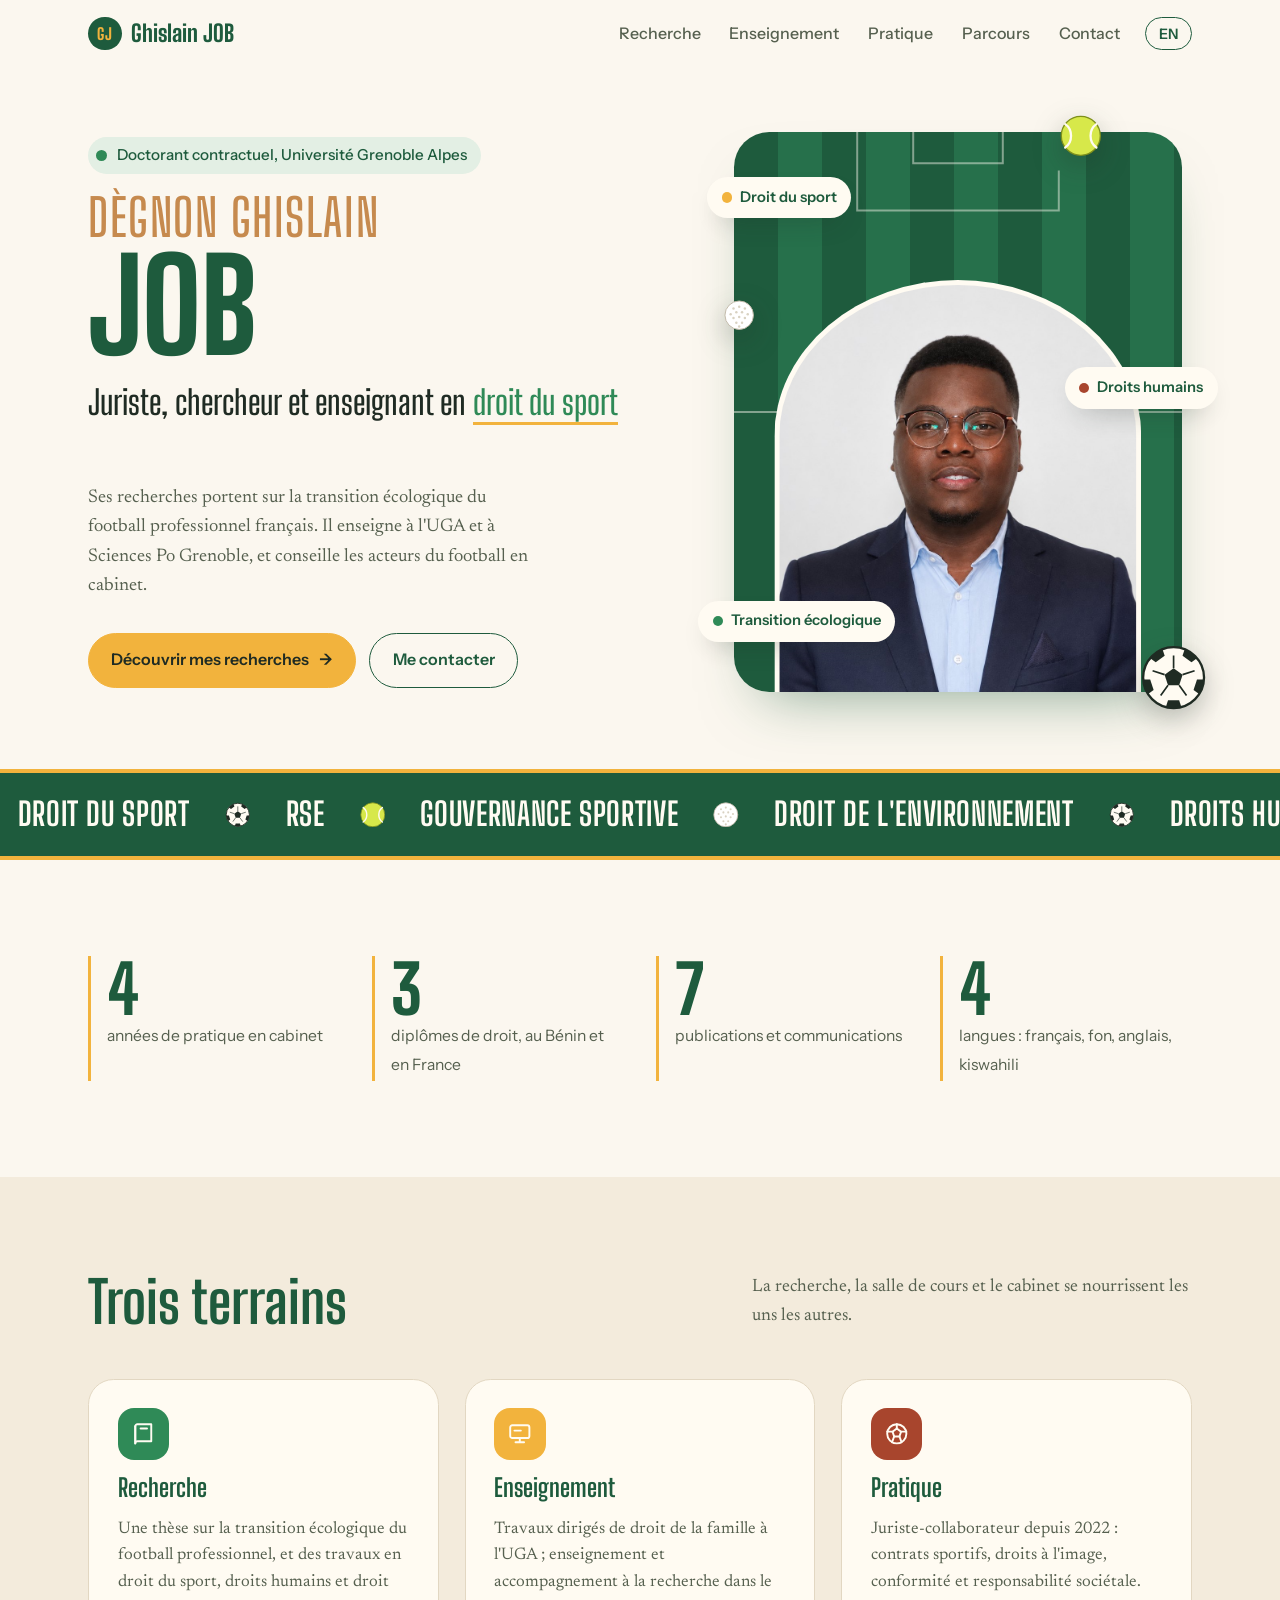
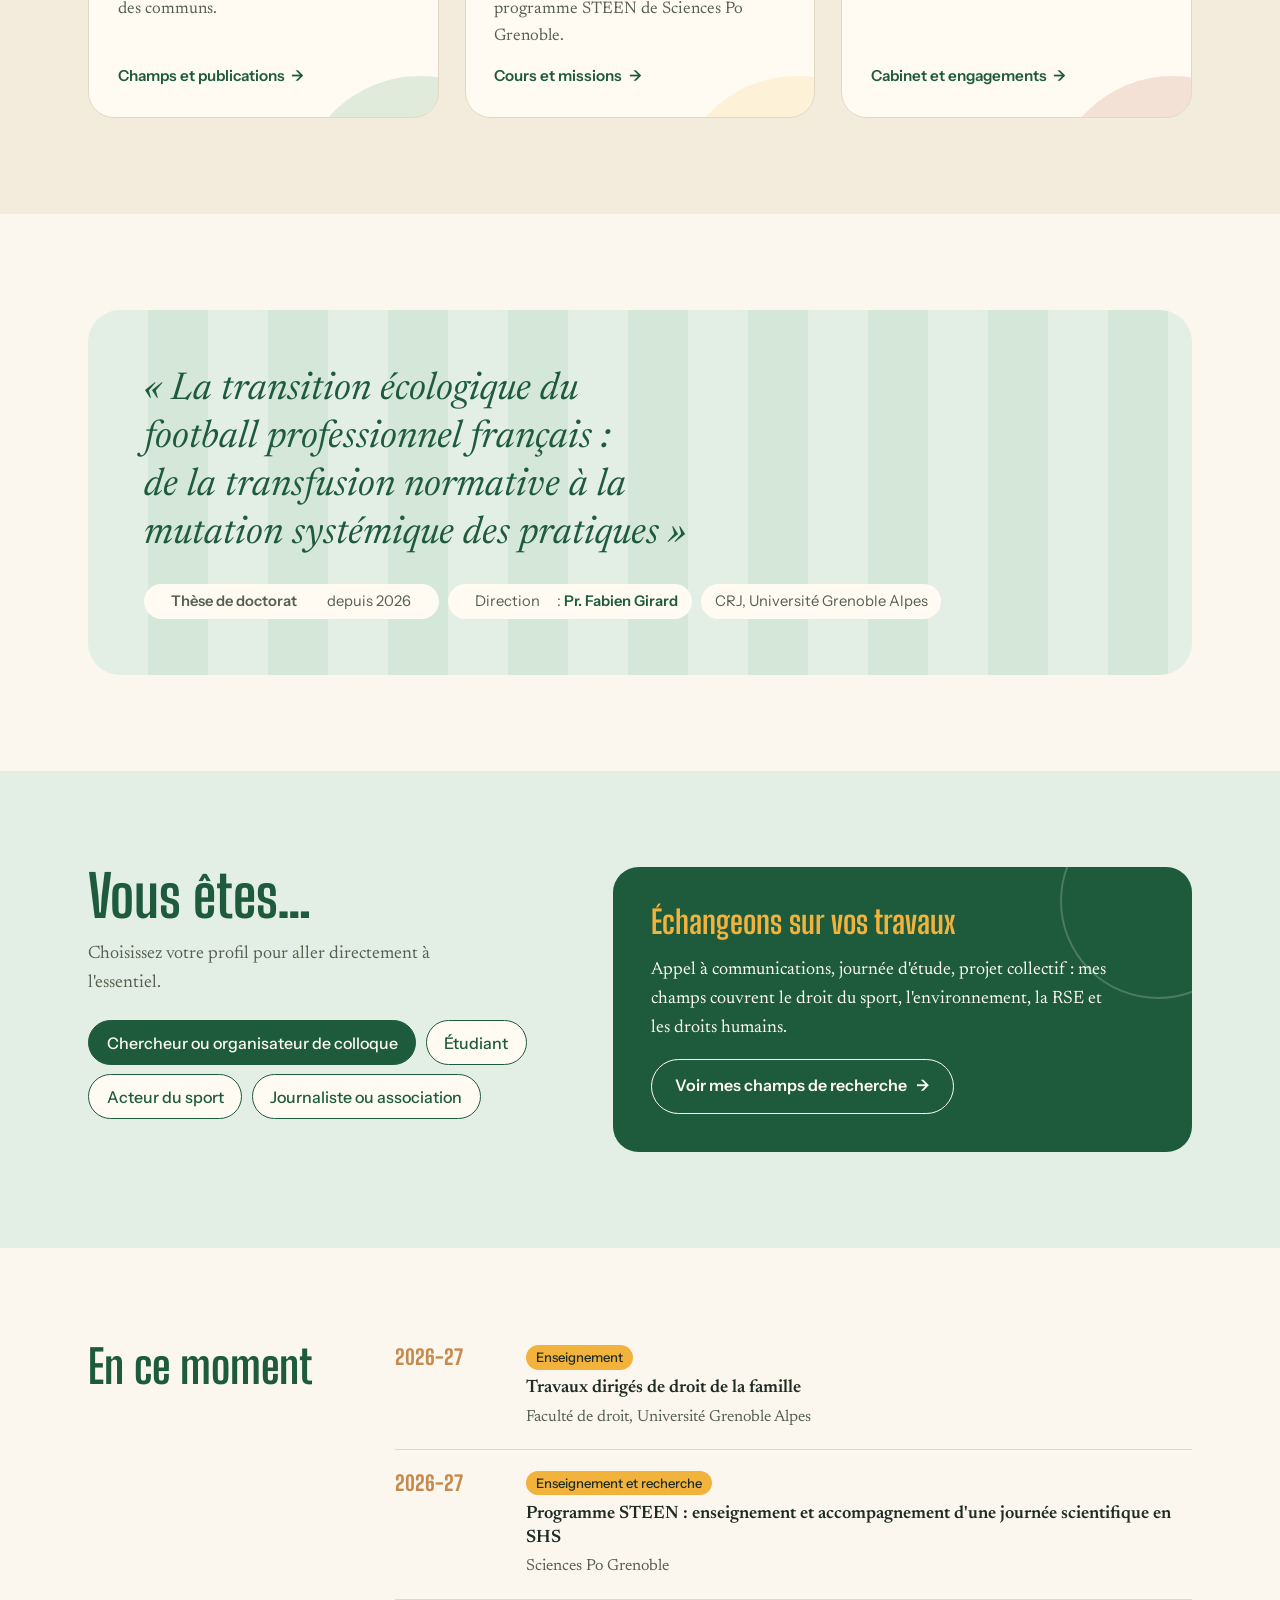
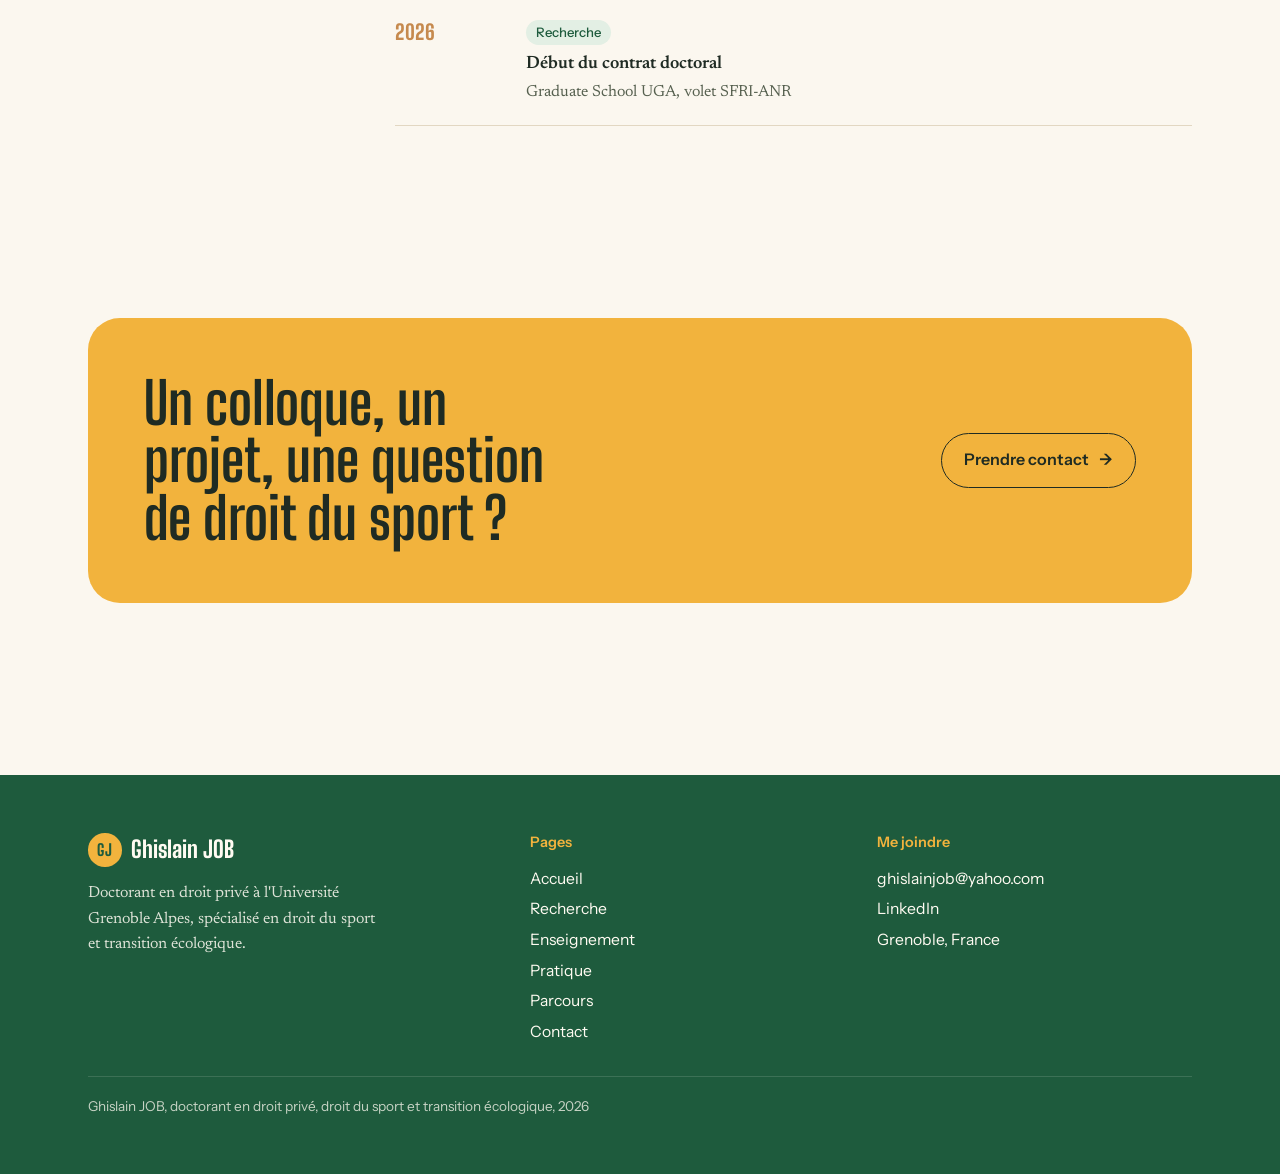
<file: index.html>
<!doctype html>
<html lang="fr" data-lang="fr">
<head>
<meta charset="utf-8">
<meta name="viewport" content="width=device-width, initial-scale=1, viewport-fit=cover">
<title>Ghislain JOB</title>
<meta name="description" content="Ghislain JOB, doctorant en droit privé à l'Université Grenoble Alpes et juriste en droit du sport.">
<script>try{var l=localStorage.getItem("gj-lang");document.documentElement.setAttribute("data-lang",l==="en"?"en":"fr")}catch(e){document.documentElement.setAttribute("data-lang","fr")}</script>
<link rel="preconnect" href="https://fonts.googleapis.com"><link rel="preconnect" href="https://fonts.gstatic.com" crossorigin><link rel="stylesheet" href="https://fonts.googleapis.com/css2?family=Big+Shoulders+Display:wght@600;700;800&family=Instrument+Sans:wght@400;500;600&family=Newsreader:ital,opsz,wght@0,6..72,400;0,6..72,600;1,6..72,400&display=swap">
<link rel="stylesheet" href="style.css">
</head>
<body>
<a class="lien-saut" href="#contenu"><span data-l="fr">Aller au contenu</span><span data-l="en">Skip to content</span></a>
<header class="top"><div class="wrap">
  <a class="marque" href="./"><span class="pastille">GJ</span>Ghislain JOB</a>
  <button class="burger" id="burger" aria-expanded="false" aria-controls="menu" aria-label="Menu"><span></span><span></span></button>
  <nav class="menu" id="menu"><a href="recherche.html"><span data-l="fr">Recherche</span><span data-l="en">Research</span></a><a href="enseignement.html"><span data-l="fr">Enseignement</span><span data-l="en">Teaching</span></a><a href="pratique.html"><span data-l="fr">Pratique</span><span data-l="en">Practice</span></a><a href="parcours.html"><span data-l="fr">Parcours</span><span data-l="en">Background</span></a><a href="contact.html">Contact</a><button class="langue" id="langue" type="button" aria-label="Changer de langue / Switch language"><span data-l="fr">EN</span><span data-l="en">FR</span></button></nav>
</div></header>
<main id="contenu">
<section class="hero"><div class="wrap">
  <div>
    <div class="salut"><i></i><span data-l="fr">Doctorant contractuel, Université Grenoble Alpes</span><span data-l="en">Funded PhD candidate, Université Grenoble Alpes</span></div>
    <h1><span class="prenom">Dègnon Ghislain</span><span data-lettres>JOB</span></h1>
    <p class="roles">
      <span data-l="fr">Juriste, chercheur et enseignant en <span class="tourne" data-mots="droit du sport|droit de la famille|droit de l'environnement|RSE|droits humains">droit du sport</span></span>
      <span data-l="en">Lawyer, researcher and teacher in <span class="tourne" data-mots="sports law|family law|environmental law|CSR|human rights">sports law</span></span>
    </p>
    <p class="accroche"><span data-l="fr">Ses recherches portent sur la transition écologique du football professionnel français. Il enseigne à l'UGA et à Sciences Po Grenoble, et conseille les acteurs du football en cabinet.</span><span data-l="en">His research focuses on the ecological transition of French professional football. He teaches at UGA and Sciences Po Grenoble, and advises football stakeholders in practice.</span></p>
    <div class="actions">
      <a class="btn plein" href="recherche.html"><span data-l="fr">Découvrir mes recherches</span><span data-l="en">Explore my research</span> <span class="fleche">→</span></a>
      <a class="btn" href="contact.html"><span data-l="fr">Me contacter</span><span data-l="en">Get in touch</span></a>
    </div>
  </div>
  <div class="scene">
    <div class="terrain-photo">
      <svg viewBox="0 0 400 500" preserveAspectRatio="none" aria-hidden="true">
        <line x1="0" y1="250" x2="400" y2="250"/><circle class="trace" cx="200" cy="250" r="80" pathLength="1000"/>
        <path class="trace" d="M110 0 V70 H290 V0" pathLength="1000"/><path d="M160 0 V28 H240 V0"/>
      </svg>
      <img src="img/ghislain-portrait.jpg" alt="Portrait de Ghislain JOB" width="900" height="1009">
    </div>
    <span class="flotte-balle fb1"><svg class="balle" viewBox="0 0 64 64" aria-hidden="true"><defs><clipPath id="cb"><circle cx="32" cy="32" r="29"/></clipPath></defs><circle cx="32" cy="32" r="29" fill="#FFFBF2"/><g clip-path="url(#cb)" fill="#1F2B23"><polygon points="54.3,1.3 57.6,11.3 49.0,17.5 40.5,11.3 43.8,1.3"/><polygon points="68.1,43.7 59.6,50.0 51.0,43.7 54.3,33.7 64.9,33.7"/><polygon points="32.0,70.0 23.4,63.8 26.7,53.7 37.3,53.7 40.6,63.8"/><polygon points="-4.1,43.7 -0.9,33.7 9.7,33.7 13.0,43.7 4.4,50.0"/><polygon points="9.7,1.3 20.2,1.3 23.5,11.3 15.0,17.5 6.4,11.3"/><polygon points="32.0,23.0 40.6,29.2 37.3,39.3 26.7,39.3 23.4,29.2"/></g><path d="M32.0 23.0L32.0 11.0M40.6 29.2L52.0 25.5M37.3 39.3L44.3 49.0M26.7 39.3L19.7 49.0M23.4 29.2L12.0 25.5" stroke="#1F2B23" stroke-width="1.6" fill="none"/><circle cx="32" cy="32" r="29" fill="none" stroke="#1F2B23" stroke-width="2.2"/></svg></span><span class="flotte-balle fb2"><svg class="balle" viewBox="0 0 64 64" aria-hidden="true"><circle cx="32" cy="32" r="30" fill="#D7E84A" stroke="#7E8F1C" stroke-width="2"/><path d="M8 14c12 8 12 28 0 36M56 14c-12 8-12 28 0 36" fill="none" stroke="#FFFBF2" stroke-width="3.5" stroke-linecap="round"/></svg></span><span class="flotte-balle fb3"><svg class="balle" viewBox="0 0 64 64" aria-hidden="true"><circle cx="32" cy="32" r="30" fill="#FFFFFF" stroke="#BFB7A6" stroke-width="2"/><g fill="#D9D2C2"><circle cx="20" cy="18" r="2.6"/><circle cx="32" cy="14" r="2.6"/><circle cx="44" cy="18" r="2.6"/><circle cx="14" cy="30" r="2.6"/><circle cx="26" cy="26" r="2.6"/><circle cx="38" cy="26" r="2.6"/><circle cx="50" cy="30" r="2.6"/><circle cx="20" cy="38" r="2.6"/><circle cx="32" cy="36" r="2.6"/><circle cx="44" cy="38" r="2.6"/><circle cx="26" cy="48" r="2.6"/><circle cx="38" cy="48" r="2.6"/><circle cx="32" cy="56" r="2.6"/></g></svg></span>
    <span class="badge b1"><b></b><span data-l="fr">Droit du sport</span><span data-l="en">Sports law</span></span>
    <span class="badge b2"><b></b><span data-l="fr">Droits humains</span><span data-l="en">Human rights</span></span>
    <span class="badge b3"><b></b><span data-l="fr">Transition écologique</span><span data-l="en">Ecological transition</span></span>
  </div>
</div></section>

<div class="defilant" aria-hidden="true"><div class="piste">
<ul><li><span data-l="fr">Droit du sport</span><span data-l="en">Sports law</span><span class="sep"><svg class="balle" viewBox="0 0 64 64" aria-hidden="true"><defs><clipPath id="cb"><circle cx="32" cy="32" r="29"/></clipPath></defs><circle cx="32" cy="32" r="29" fill="#FFFBF2"/><g clip-path="url(#cb)" fill="#1F2B23"><polygon points="54.3,1.3 57.6,11.3 49.0,17.5 40.5,11.3 43.8,1.3"/><polygon points="68.1,43.7 59.6,50.0 51.0,43.7 54.3,33.7 64.9,33.7"/><polygon points="32.0,70.0 23.4,63.8 26.7,53.7 37.3,53.7 40.6,63.8"/><polygon points="-4.1,43.7 -0.9,33.7 9.7,33.7 13.0,43.7 4.4,50.0"/><polygon points="9.7,1.3 20.2,1.3 23.5,11.3 15.0,17.5 6.4,11.3"/><polygon points="32.0,23.0 40.6,29.2 37.3,39.3 26.7,39.3 23.4,29.2"/></g><path d="M32.0 23.0L32.0 11.0M40.6 29.2L52.0 25.5M37.3 39.3L44.3 49.0M26.7 39.3L19.7 49.0M23.4 29.2L12.0 25.5" stroke="#1F2B23" stroke-width="1.6" fill="none"/><circle cx="32" cy="32" r="29" fill="none" stroke="#1F2B23" stroke-width="2.2"/></svg></span></li><li><span data-l="fr">RSE</span><span data-l="en">CSR</span><span class="sep"><svg class="balle" viewBox="0 0 64 64" aria-hidden="true"><circle cx="32" cy="32" r="30" fill="#D7E84A" stroke="#7E8F1C" stroke-width="2"/><path d="M8 14c12 8 12 28 0 36M56 14c-12 8-12 28 0 36" fill="none" stroke="#FFFBF2" stroke-width="3.5" stroke-linecap="round"/></svg></span></li><li><span data-l="fr">Gouvernance sportive</span><span data-l="en">Sports governance</span><span class="sep"><svg class="balle" viewBox="0 0 64 64" aria-hidden="true"><circle cx="32" cy="32" r="30" fill="#FFFFFF" stroke="#BFB7A6" stroke-width="2"/><g fill="#D9D2C2"><circle cx="20" cy="18" r="2.6"/><circle cx="32" cy="14" r="2.6"/><circle cx="44" cy="18" r="2.6"/><circle cx="14" cy="30" r="2.6"/><circle cx="26" cy="26" r="2.6"/><circle cx="38" cy="26" r="2.6"/><circle cx="50" cy="30" r="2.6"/><circle cx="20" cy="38" r="2.6"/><circle cx="32" cy="36" r="2.6"/><circle cx="44" cy="38" r="2.6"/><circle cx="26" cy="48" r="2.6"/><circle cx="38" cy="48" r="2.6"/><circle cx="32" cy="56" r="2.6"/></g></svg></span></li><li><span data-l="fr">Droit de l'environnement</span><span data-l="en">Environmental law</span><span class="sep"><svg class="balle" viewBox="0 0 64 64" aria-hidden="true"><defs><clipPath id="cb"><circle cx="32" cy="32" r="29"/></clipPath></defs><circle cx="32" cy="32" r="29" fill="#FFFBF2"/><g clip-path="url(#cb)" fill="#1F2B23"><polygon points="54.3,1.3 57.6,11.3 49.0,17.5 40.5,11.3 43.8,1.3"/><polygon points="68.1,43.7 59.6,50.0 51.0,43.7 54.3,33.7 64.9,33.7"/><polygon points="32.0,70.0 23.4,63.8 26.7,53.7 37.3,53.7 40.6,63.8"/><polygon points="-4.1,43.7 -0.9,33.7 9.7,33.7 13.0,43.7 4.4,50.0"/><polygon points="9.7,1.3 20.2,1.3 23.5,11.3 15.0,17.5 6.4,11.3"/><polygon points="32.0,23.0 40.6,29.2 37.3,39.3 26.7,39.3 23.4,29.2"/></g><path d="M32.0 23.0L32.0 11.0M40.6 29.2L52.0 25.5M37.3 39.3L44.3 49.0M26.7 39.3L19.7 49.0M23.4 29.2L12.0 25.5" stroke="#1F2B23" stroke-width="1.6" fill="none"/><circle cx="32" cy="32" r="29" fill="none" stroke="#1F2B23" stroke-width="2.2"/></svg></span></li><li><span data-l="fr">Droits humains</span><span data-l="en">Human rights</span><span class="sep"><svg class="balle" viewBox="0 0 64 64" aria-hidden="true"><circle cx="32" cy="32" r="30" fill="#D7E84A" stroke="#7E8F1C" stroke-width="2"/><path d="M8 14c12 8 12 28 0 36M56 14c-12 8-12 28 0 36" fill="none" stroke="#FFFBF2" stroke-width="3.5" stroke-linecap="round"/></svg></span></li><li><span data-l="fr">Football durable</span><span data-l="en">Sustainable football</span><span class="sep"><svg class="balle" viewBox="0 0 64 64" aria-hidden="true"><circle cx="32" cy="32" r="30" fill="#FFFFFF" stroke="#BFB7A6" stroke-width="2"/><g fill="#D9D2C2"><circle cx="20" cy="18" r="2.6"/><circle cx="32" cy="14" r="2.6"/><circle cx="44" cy="18" r="2.6"/><circle cx="14" cy="30" r="2.6"/><circle cx="26" cy="26" r="2.6"/><circle cx="38" cy="26" r="2.6"/><circle cx="50" cy="30" r="2.6"/><circle cx="20" cy="38" r="2.6"/><circle cx="32" cy="36" r="2.6"/><circle cx="44" cy="38" r="2.6"/><circle cx="26" cy="48" r="2.6"/><circle cx="38" cy="48" r="2.6"/><circle cx="32" cy="56" r="2.6"/></g></svg></span></li><li><span data-l="fr">Droit des communs</span><span data-l="en">The commons</span><span class="sep"><svg class="balle" viewBox="0 0 64 64" aria-hidden="true"><defs><clipPath id="cb"><circle cx="32" cy="32" r="29"/></clipPath></defs><circle cx="32" cy="32" r="29" fill="#FFFBF2"/><g clip-path="url(#cb)" fill="#1F2B23"><polygon points="54.3,1.3 57.6,11.3 49.0,17.5 40.5,11.3 43.8,1.3"/><polygon points="68.1,43.7 59.6,50.0 51.0,43.7 54.3,33.7 64.9,33.7"/><polygon points="32.0,70.0 23.4,63.8 26.7,53.7 37.3,53.7 40.6,63.8"/><polygon points="-4.1,43.7 -0.9,33.7 9.7,33.7 13.0,43.7 4.4,50.0"/><polygon points="9.7,1.3 20.2,1.3 23.5,11.3 15.0,17.5 6.4,11.3"/><polygon points="32.0,23.0 40.6,29.2 37.3,39.3 26.7,39.3 23.4,29.2"/></g><path d="M32.0 23.0L32.0 11.0M40.6 29.2L52.0 25.5M37.3 39.3L44.3 49.0M26.7 39.3L19.7 49.0M23.4 29.2L12.0 25.5" stroke="#1F2B23" stroke-width="1.6" fill="none"/><circle cx="32" cy="32" r="29" fill="none" stroke="#1F2B23" stroke-width="2.2"/></svg></span></li></ul><ul><li><span data-l="fr">Droit du sport</span><span data-l="en">Sports law</span><span class="sep"><svg class="balle" viewBox="0 0 64 64" aria-hidden="true"><defs><clipPath id="cb"><circle cx="32" cy="32" r="29"/></clipPath></defs><circle cx="32" cy="32" r="29" fill="#FFFBF2"/><g clip-path="url(#cb)" fill="#1F2B23"><polygon points="54.3,1.3 57.6,11.3 49.0,17.5 40.5,11.3 43.8,1.3"/><polygon points="68.1,43.7 59.6,50.0 51.0,43.7 54.3,33.7 64.9,33.7"/><polygon points="32.0,70.0 23.4,63.8 26.7,53.7 37.3,53.7 40.6,63.8"/><polygon points="-4.1,43.7 -0.9,33.7 9.7,33.7 13.0,43.7 4.4,50.0"/><polygon points="9.7,1.3 20.2,1.3 23.5,11.3 15.0,17.5 6.4,11.3"/><polygon points="32.0,23.0 40.6,29.2 37.3,39.3 26.7,39.3 23.4,29.2"/></g><path d="M32.0 23.0L32.0 11.0M40.6 29.2L52.0 25.5M37.3 39.3L44.3 49.0M26.7 39.3L19.7 49.0M23.4 29.2L12.0 25.5" stroke="#1F2B23" stroke-width="1.6" fill="none"/><circle cx="32" cy="32" r="29" fill="none" stroke="#1F2B23" stroke-width="2.2"/></svg></span></li><li><span data-l="fr">RSE</span><span data-l="en">CSR</span><span class="sep"><svg class="balle" viewBox="0 0 64 64" aria-hidden="true"><circle cx="32" cy="32" r="30" fill="#D7E84A" stroke="#7E8F1C" stroke-width="2"/><path d="M8 14c12 8 12 28 0 36M56 14c-12 8-12 28 0 36" fill="none" stroke="#FFFBF2" stroke-width="3.5" stroke-linecap="round"/></svg></span></li><li><span data-l="fr">Gouvernance sportive</span><span data-l="en">Sports governance</span><span class="sep"><svg class="balle" viewBox="0 0 64 64" aria-hidden="true"><circle cx="32" cy="32" r="30" fill="#FFFFFF" stroke="#BFB7A6" stroke-width="2"/><g fill="#D9D2C2"><circle cx="20" cy="18" r="2.6"/><circle cx="32" cy="14" r="2.6"/><circle cx="44" cy="18" r="2.6"/><circle cx="14" cy="30" r="2.6"/><circle cx="26" cy="26" r="2.6"/><circle cx="38" cy="26" r="2.6"/><circle cx="50" cy="30" r="2.6"/><circle cx="20" cy="38" r="2.6"/><circle cx="32" cy="36" r="2.6"/><circle cx="44" cy="38" r="2.6"/><circle cx="26" cy="48" r="2.6"/><circle cx="38" cy="48" r="2.6"/><circle cx="32" cy="56" r="2.6"/></g></svg></span></li><li><span data-l="fr">Droit de l'environnement</span><span data-l="en">Environmental law</span><span class="sep"><svg class="balle" viewBox="0 0 64 64" aria-hidden="true"><defs><clipPath id="cb"><circle cx="32" cy="32" r="29"/></clipPath></defs><circle cx="32" cy="32" r="29" fill="#FFFBF2"/><g clip-path="url(#cb)" fill="#1F2B23"><polygon points="54.3,1.3 57.6,11.3 49.0,17.5 40.5,11.3 43.8,1.3"/><polygon points="68.1,43.7 59.6,50.0 51.0,43.7 54.3,33.7 64.9,33.7"/><polygon points="32.0,70.0 23.4,63.8 26.7,53.7 37.3,53.7 40.6,63.8"/><polygon points="-4.1,43.7 -0.9,33.7 9.7,33.7 13.0,43.7 4.4,50.0"/><polygon points="9.7,1.3 20.2,1.3 23.5,11.3 15.0,17.5 6.4,11.3"/><polygon points="32.0,23.0 40.6,29.2 37.3,39.3 26.7,39.3 23.4,29.2"/></g><path d="M32.0 23.0L32.0 11.0M40.6 29.2L52.0 25.5M37.3 39.3L44.3 49.0M26.7 39.3L19.7 49.0M23.4 29.2L12.0 25.5" stroke="#1F2B23" stroke-width="1.6" fill="none"/><circle cx="32" cy="32" r="29" fill="none" stroke="#1F2B23" stroke-width="2.2"/></svg></span></li><li><span data-l="fr">Droits humains</span><span data-l="en">Human rights</span><span class="sep"><svg class="balle" viewBox="0 0 64 64" aria-hidden="true"><circle cx="32" cy="32" r="30" fill="#D7E84A" stroke="#7E8F1C" stroke-width="2"/><path d="M8 14c12 8 12 28 0 36M56 14c-12 8-12 28 0 36" fill="none" stroke="#FFFBF2" stroke-width="3.5" stroke-linecap="round"/></svg></span></li><li><span data-l="fr">Football durable</span><span data-l="en">Sustainable football</span><span class="sep"><svg class="balle" viewBox="0 0 64 64" aria-hidden="true"><circle cx="32" cy="32" r="30" fill="#FFFFFF" stroke="#BFB7A6" stroke-width="2"/><g fill="#D9D2C2"><circle cx="20" cy="18" r="2.6"/><circle cx="32" cy="14" r="2.6"/><circle cx="44" cy="18" r="2.6"/><circle cx="14" cy="30" r="2.6"/><circle cx="26" cy="26" r="2.6"/><circle cx="38" cy="26" r="2.6"/><circle cx="50" cy="30" r="2.6"/><circle cx="20" cy="38" r="2.6"/><circle cx="32" cy="36" r="2.6"/><circle cx="44" cy="38" r="2.6"/><circle cx="26" cy="48" r="2.6"/><circle cx="38" cy="48" r="2.6"/><circle cx="32" cy="56" r="2.6"/></g></svg></span></li><li><span data-l="fr">Droit des communs</span><span data-l="en">The commons</span><span class="sep"><svg class="balle" viewBox="0 0 64 64" aria-hidden="true"><defs><clipPath id="cb"><circle cx="32" cy="32" r="29"/></clipPath></defs><circle cx="32" cy="32" r="29" fill="#FFFBF2"/><g clip-path="url(#cb)" fill="#1F2B23"><polygon points="54.3,1.3 57.6,11.3 49.0,17.5 40.5,11.3 43.8,1.3"/><polygon points="68.1,43.7 59.6,50.0 51.0,43.7 54.3,33.7 64.9,33.7"/><polygon points="32.0,70.0 23.4,63.8 26.7,53.7 37.3,53.7 40.6,63.8"/><polygon points="-4.1,43.7 -0.9,33.7 9.7,33.7 13.0,43.7 4.4,50.0"/><polygon points="9.7,1.3 20.2,1.3 23.5,11.3 15.0,17.5 6.4,11.3"/><polygon points="32.0,23.0 40.6,29.2 37.3,39.3 26.7,39.3 23.4,29.2"/></g><path d="M32.0 23.0L32.0 11.0M40.6 29.2L52.0 25.5M37.3 39.3L44.3 49.0M26.7 39.3L19.7 49.0M23.4 29.2L12.0 25.5" stroke="#1F2B23" stroke-width="1.6" fill="none"/><circle cx="32" cy="32" r="29" fill="none" stroke="#1F2B23" stroke-width="2.2"/></svg></span></li></ul>
</div></div>

<section class="section"><div class="wrap">
  <div class="chiffres">
    <div class="chiffre reveal"><strong data-compte="4">4</strong><span><span data-l="fr">années de pratique en cabinet</span><span data-l="en">years in legal practice</span></span></div>
    <div class="chiffre reveal" style="--d:.1s"><strong data-compte="3">3</strong><span><span data-l="fr">diplômes de droit, au Bénin et en France</span><span data-l="en">law degrees, in Benin and France</span></span></div>
    <div class="chiffre reveal" style="--d:.2s"><strong data-compte="8">8</strong><span><span data-l="fr">publications et communications</span><span data-l="en">publications and talks</span></span></div>
    <div class="chiffre reveal" style="--d:.3s"><strong data-compte="4">4</strong><span><span data-l="fr">langues : français, fon, anglais, kiswahili</span><span data-l="en">languages: French, Fon, English, Kiswahili</span></span></div>
  </div>
</div></section>

<section class="section teinte"><div class="wrap">
  <div class="entete reveal"><h2><span data-l="fr">Trois terrains</span><span data-l="en">Three fields</span></h2><p><span data-l="fr">La recherche, la salle de cours et le cabinet se nourrissent les uns les autres.</span><span data-l="en">Research, the classroom and legal practice feed into one another.</span></p></div>
  <div class="univers">
    <a class="carte reveal" href="recherche.html" style="--c:var(--vif)"><span class="icone"><svg viewBox="0 0 24 24"><path d="M4 5a2 2 0 0 1 2-2h13v16H6a2 2 0 0 0-2 2z"/><path d="M4 21V5"/><path d="M9 7h6"/></svg></span><h3><span data-l="fr">Recherche</span><span data-l="en">Research</span></h3><p><span data-l="fr">Une thèse sur la transition écologique du football professionnel, et des travaux en droit du sport, droits humains et droit des communs.</span><span data-l="en">A thesis on the ecological transition of professional football, plus work in sports law, human rights and the commons.</span></p><span class="suite"><span data-l="fr">Champs et publications</span><span data-l="en">Areas and publications</span> <i>→</i></span></a>
    <a class="carte reveal" href="enseignement.html" style="--c:var(--soleil);--d:.1s"><span class="icone"><svg viewBox="0 0 24 24"><rect x="3" y="4" width="18" height="12" rx="2"/><path d="M8 20h8M12 16v4M7 9h6"/></svg></span><h3><span data-l="fr">Enseignement</span><span data-l="en">Teaching</span></h3><p><span data-l="fr">Travaux dirigés de droit de la famille à l'UGA ; enseignement et accompagnement à la recherche dans le programme STEEN de Sciences Po Grenoble.</span><span data-l="en">Family law tutorials at UGA; teaching and research mentoring in the STEEN programme at Sciences Po Grenoble.</span></p><span class="suite"><span data-l="fr">Cours et missions</span><span data-l="en">Courses and roles</span> <i>→</i></span></a>
    <a class="carte reveal" href="pratique.html" style="--c:var(--kola);--d:.2s"><span class="icone"><svg viewBox="0 0 24 24"><circle cx="12" cy="12" r="9"/><path d="M12 7l4 3-1.5 4.5h-5L8 10z"/><path d="M12 3v4M21 10l-5 0M3 10h5M7.5 20l2-5.5M16.5 20l-2-5.5"/></svg></span><h3><span data-l="fr">Pratique</span><span data-l="en">Practice</span></h3><p><span data-l="fr">Juriste-collaborateur depuis 2022 : contrats sportifs, droits à l'image, conformité et responsabilité sociétale.</span><span data-l="en">Legal associate since 2022: sports contracts, image rights, compliance and social responsibility.</span></p><span class="suite"><span data-l="fr">Cabinet et engagements</span><span data-l="en">Practice and commitments</span> <i>→</i></span></a>
  </div>
</div></section>

<section class="section"><div class="wrap">
  <div class="these reveal">
    <blockquote><span data-l="fr">« La transition écologique du football professionnel français : de la transfusion normative à la mutation systémique des pratiques »</span><span data-l="en">&quot;The ecological transition of French professional football: from normative transfusion to a systemic shift in practices&quot;</span></blockquote>
    <div class="meta"><span><strong><span data-l="fr">Thèse de doctorat</span><span data-l="en">Doctoral thesis</span></strong> <span data-l="fr">depuis 2026</span><span data-l="en">since 2026</span></span><span><span data-l="fr">Direction</span><span data-l="en">Supervisor</span> : <strong>Pr. Fabien Girard</strong></span><span>CRJ, Université Grenoble Alpes</span></div>
  </div>
</div></section>

<section class="section menthe"><div class="wrap orient">
  <div class="reveal">
    <h2><span data-l="fr">Vous êtes…</span><span data-l="en">You are…</span></h2>
    <p style="margin-top:1rem;color:var(--texte-2);max-width:38ch"><span data-l="fr">Choisissez votre profil pour aller directement à l'essentiel.</span><span data-l="en">Pick your profile to go straight to what matters.</span></p>
    <div class="choix" role="group">
      <button type="button" data-cle="chercheur" aria-pressed="true"><span data-l="fr">Chercheur ou organisateur de colloque</span><span data-l="en">Researcher or conference organiser</span></button>
      <button type="button" data-cle="etudiant" aria-pressed="false"><span data-l="fr">Étudiant</span><span data-l="en">Student</span></button>
      <button type="button" data-cle="sport" aria-pressed="false"><span data-l="fr">Acteur du sport</span><span data-l="en">Sports stakeholder</span></button>
      <button type="button" data-cle="presse" aria-pressed="false"><span data-l="fr">Journaliste ou association</span><span data-l="en">Journalist or association</span></button>
    </div>
  </div>
  <div class="reponse reveal" aria-live="polite">
    <div class="contenu" data-pour="chercheur"><h3><span data-l="fr">Échangeons sur vos travaux</span><span data-l="en">Let's talk research</span></h3><p><span data-l="fr">Appel à communications, journée d'étude, projet collectif : mes champs couvrent le droit du sport, l'environnement, la RSE et les droits humains.</span><span data-l="en">Calls for papers, workshops, joint projects: my areas span sports law, the environment, CSR and human rights.</span></p><a class="btn" href="recherche.html"><span data-l="fr">Voir mes champs de recherche</span><span data-l="en">See my research areas</span> <span class="fleche">→</span></a></div>
    <div class="contenu" data-pour="etudiant" hidden><h3><span data-l="fr">Bienvenue en TD</span><span data-l="en">Welcome to class</span></h3><p><span data-l="fr">Vous suivez mes travaux dirigés de droit de la famille ou le programme STEEN ? Les informations utiles et la manière de me joindre sont sur la page Enseignement.</span><span data-l="en">Attending my family law tutorials or the STEEN programme? Useful information and how to reach me are on the Teaching page.</span></p><a class="btn" href="enseignement.html"><span data-l="fr">Aller à l'enseignement</span><span data-l="en">Go to Teaching</span> <span class="fleche">→</span></a></div>
    <div class="contenu" data-pour="sport" hidden><h3><span data-l="fr">Sécuriser vos engagements</span><span data-l="en">Securing your commitments</span></h3><p><span data-l="fr">Contrats, droits à l'image, conformité, démarche RSE : découvrez la pratique du droit du sport que j'exerce en cabinet.</span><span data-l="en">Contracts, image rights, compliance, CSR strategy: see the sports law practice I carry out.</span></p><a class="btn" href="pratique.html"><span data-l="fr">Voir la pratique</span><span data-l="en">See my practice</span> <span class="fleche">→</span></a></div>
    <div class="contenu" data-pour="presse" hidden><h3><span data-l="fr">Un éclairage juridique</span><span data-l="en">A legal perspective</span></h3><p><span data-l="fr">Football et écologie, gouvernance du sport, droits des sportifs : je peux apporter un regard juridique sur ces sujets.</span><span data-l="en">Football and ecology, sports governance, athletes' rights: I can offer a legal view on these topics.</span></p><a class="btn" href="contact.html"><span data-l="fr">Me contacter</span><span data-l="en">Get in touch</span> <span class="fleche">→</span></a></div>
  </div>
</div></section>

<section class="section"><div class="wrap deux">
  <div class="titre-col reveal"><h2><span data-l="fr">En ce moment</span><span data-l="en">Right now</span></h2></div>
  <ul class="liste reveal">
    <li><span class="date">2026-27</span><div><span class="etiq neuf"><span data-l="fr">Enseignement</span><span data-l="en">Teaching</span></span><div class="quoi"><span data-l="fr">Travaux dirigés de droit de la famille</span><span data-l="en">Family law tutorials</span></div><div class="ou"><span data-l="fr">Faculté de droit, Université Grenoble Alpes</span><span data-l="en">Faculty of Law, Université Grenoble Alpes</span></div></div></li>
    <li><span class="date">2026-27</span><div><span class="etiq neuf"><span data-l="fr">Enseignement et recherche</span><span data-l="en">Teaching and research</span></span><div class="quoi"><span data-l="fr">Programme STEEN : enseignement et accompagnement d'une journée scientifique en SHS</span><span data-l="en">STEEN programme: teaching and mentoring a social sciences research day</span></div><div class="ou"><span data-l="fr">Sciences Po Grenoble</span><span data-l="en">Sciences Po Grenoble</span></div></div></li>
    <li><span class="date">2026</span><div><span class="etiq"><span data-l="fr">Recherche</span><span data-l="en">Research</span></span><div class="quoi"><span data-l="fr">Début du contrat doctoral</span><span data-l="en">Doctoral contract begins</span></div><div class="ou"><span data-l="fr">Graduate School UGA, volet SFRI-ANR</span><span data-l="en">UGA Graduate School, SFRI-ANR scheme</span></div></div></li>
  </ul>
</div></section>
<section class="section"><div class="wrap"><div class="appel reveal">
  <h2><span data-l="fr">Un colloque, un projet, une question de droit du sport ?</span><span data-l="en">A conference, a project, a sports law question?</span></h2>
  <a class="btn" href="contact.html"><span data-l="fr">Prendre contact</span><span data-l="en">Get in touch</span> <span class="fleche">→</span></a>
</div></div></section></main>
<footer><div class="wrap">
  <div><a class="marque" href="./"><span class="pastille">GJ</span>Ghislain JOB</a>
  <p><span data-l="fr">Doctorant en droit privé à l'Université Grenoble Alpes, spécialisé en droit du sport et transition écologique.</span><span data-l="en">PhD candidate in private law at Université Grenoble Alpes, specialising in sports law and the ecological transition.</span></p></div>
  <div><h4><span data-l="fr">Pages</span><span data-l="en">Pages</span></h4><ul><li><a href="./"><span data-l="fr">Accueil</span><span data-l="en">Home</span></a></li><li><a href="recherche.html"><span data-l="fr">Recherche</span><span data-l="en">Research</span></a></li><li><a href="enseignement.html"><span data-l="fr">Enseignement</span><span data-l="en">Teaching</span></a></li><li><a href="pratique.html"><span data-l="fr">Pratique</span><span data-l="en">Practice</span></a></li><li><a href="parcours.html"><span data-l="fr">Parcours</span><span data-l="en">Background</span></a></li><li><a href="contact.html">Contact</a></li></ul></div>
  <div><h4><span data-l="fr">Me joindre</span><span data-l="en">Reach me</span></h4><ul><li><a href="contact.html">ghislainjob@yahoo.com</a></li><li><a href="https://www.linkedin.com/in/ghisjob" target="_blank" rel="noopener">LinkedIn</a></li><li>Grenoble, France</li></ul></div>
  <div class="bas">Ghislain JOB, <span data-l="fr">doctorant en droit privé, droit du sport et transition écologique</span><span data-l="en">PhD candidate in private law, sports law and ecological transition</span>, 2026</div>
</div></footer>
<div class="toast" id="toast" role="status"><span data-l="fr">Adresse copiée</span><span data-l="en">Address copied</span></div>
<script src="app.js"></script>
</body>
</html>
</file>
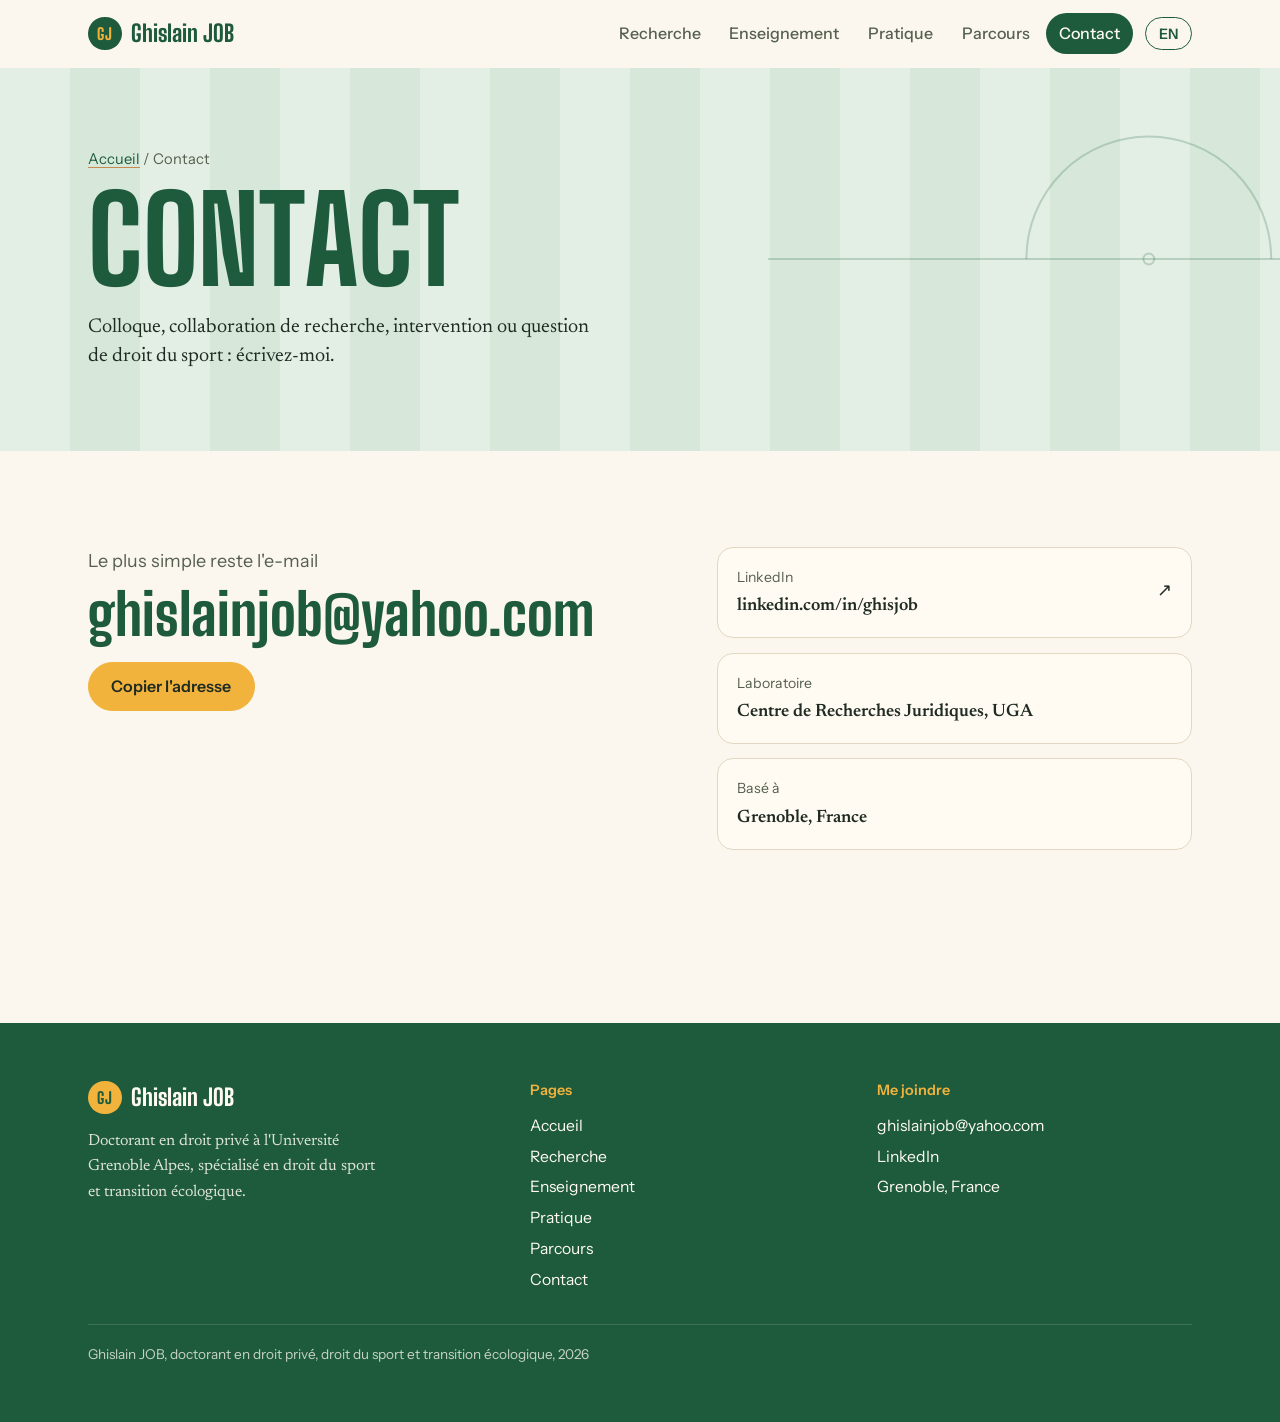
<file: contact.html>
<!doctype html>
<html lang="fr" data-lang="fr">
<head>
<meta charset="utf-8">
<meta name="viewport" content="width=device-width, initial-scale=1, viewport-fit=cover">
<title>Contact | Ghislain JOB</title>
<meta name="description" content="Ghislain JOB, doctorant en droit privé à l'Université Grenoble Alpes et juriste en droit du sport.">
<script>try{var l=localStorage.getItem("gj-lang");document.documentElement.setAttribute("data-lang",l==="en"?"en":"fr")}catch(e){document.documentElement.setAttribute("data-lang","fr")}</script>
<link rel="preconnect" href="https://fonts.googleapis.com"><link rel="preconnect" href="https://fonts.gstatic.com" crossorigin><link rel="stylesheet" href="https://fonts.googleapis.com/css2?family=Big+Shoulders+Display:wght@600;700;800&family=Instrument+Sans:wght@400;500;600&family=Newsreader:ital,opsz,wght@0,6..72,400;0,6..72,600;1,6..72,400&display=swap">
<link rel="stylesheet" href="style.css">
</head>
<body>
<a class="lien-saut" href="#contenu"><span data-l="fr">Aller au contenu</span><span data-l="en">Skip to content</span></a>
<header class="top"><div class="wrap">
  <a class="marque" href="./"><span class="pastille">GJ</span>Ghislain JOB</a>
  <button class="burger" id="burger" aria-expanded="false" aria-controls="menu" aria-label="Menu"><span></span><span></span></button>
  <nav class="menu" id="menu"><a href="recherche.html"><span data-l="fr">Recherche</span><span data-l="en">Research</span></a><a href="enseignement.html"><span data-l="fr">Enseignement</span><span data-l="en">Teaching</span></a><a href="pratique.html"><span data-l="fr">Pratique</span><span data-l="en">Practice</span></a><a href="parcours.html"><span data-l="fr">Parcours</span><span data-l="en">Background</span></a><a href="contact.html" aria-current="page">Contact</a><button class="langue" id="langue" type="button" aria-label="Changer de langue / Switch language"><span data-l="fr">EN</span><span data-l="en">FR</span></button></nav>
</div></header>
<main id="contenu"><section class="bandeau">
  <svg class="lignes" viewBox="0 0 400 300" aria-hidden="true"><circle cx="280" cy="150" r="4"/><path d="M190 150 A90 90 0 0 1 370 150"/><line x1="0" y1="150" x2="400" y2="150"/></svg>
  <div class="wrap">
    <div class="fil sans"><a href="./"><span data-l="fr">Accueil</span><span data-l="en">Home</span></a> / Contact</div>
    <h1><span data-l="fr" data-lettres>Contact</span><span data-l="en" data-lettres>Contact</span></h1>
    <p class="intro"><span data-l="fr">Colloque, collaboration de recherche, intervention ou question de droit du sport : écrivez-moi.</span><span data-l="en">Conferences, research collaboration, talks or a sports law question: drop me a line.</span></p>
  </div>
</section>
<section class="section"><div class="wrap contact-grand">
  <div class="reveal">
    <p class="sans" style="color:var(--texte-2)"><span data-l="fr">Le plus simple reste l'e-mail</span><span data-l="en">Email is the easiest way</span></p>
    <span class="mail-geant" id="mail">ghislainjob@yahoo.com</span>
    <button class="btn plein" id="copier" type="button"><span data-l="fr">Copier l'adresse</span><span data-l="en">Copy address</span></button>
  </div>
  <div class="coord reveal">
    <a class="ligne" href="https://www.linkedin.com/in/ghisjob" target="_blank" rel="noopener"><span><span class="etiquette">LinkedIn</span><br><span class="valeur">linkedin.com/in/ghisjob</span></span><span aria-hidden="true">↗</span></a>
    <div class="ligne"><span><span class="etiquette"><span data-l="fr">Laboratoire</span><span data-l="en">Lab</span></span><br><span class="valeur">Centre de Recherches Juridiques, UGA</span></span></div>
    <div class="ligne"><span><span class="etiquette"><span data-l="fr">Basé à</span><span data-l="en">Based in</span></span><br><span class="valeur">Grenoble, France</span></span></div>
  </div>
</div></section>
</main>
<footer><div class="wrap">
  <div><a class="marque" href="./"><span class="pastille">GJ</span>Ghislain JOB</a>
  <p><span data-l="fr">Doctorant en droit privé à l'Université Grenoble Alpes, spécialisé en droit du sport et transition écologique.</span><span data-l="en">PhD candidate in private law at Université Grenoble Alpes, specialising in sports law and the ecological transition.</span></p></div>
  <div><h4><span data-l="fr">Pages</span><span data-l="en">Pages</span></h4><ul><li><a href="./"><span data-l="fr">Accueil</span><span data-l="en">Home</span></a></li><li><a href="recherche.html"><span data-l="fr">Recherche</span><span data-l="en">Research</span></a></li><li><a href="enseignement.html"><span data-l="fr">Enseignement</span><span data-l="en">Teaching</span></a></li><li><a href="pratique.html"><span data-l="fr">Pratique</span><span data-l="en">Practice</span></a></li><li><a href="parcours.html"><span data-l="fr">Parcours</span><span data-l="en">Background</span></a></li><li><a href="contact.html">Contact</a></li></ul></div>
  <div><h4><span data-l="fr">Me joindre</span><span data-l="en">Reach me</span></h4><ul><li><a href="contact.html">ghislainjob@yahoo.com</a></li><li><a href="https://www.linkedin.com/in/ghisjob" target="_blank" rel="noopener">LinkedIn</a></li><li>Grenoble, France</li></ul></div>
  <div class="bas">Ghislain JOB, <span data-l="fr">doctorant en droit privé, droit du sport et transition écologique</span><span data-l="en">PhD candidate in private law, sports law and ecological transition</span>, 2026</div>
</div></footer>
<div class="toast" id="toast" role="status"><span data-l="fr">Adresse copiée</span><span data-l="en">Address copied</span></div>
<script src="app.js"></script>
</body>
</html>
</file>
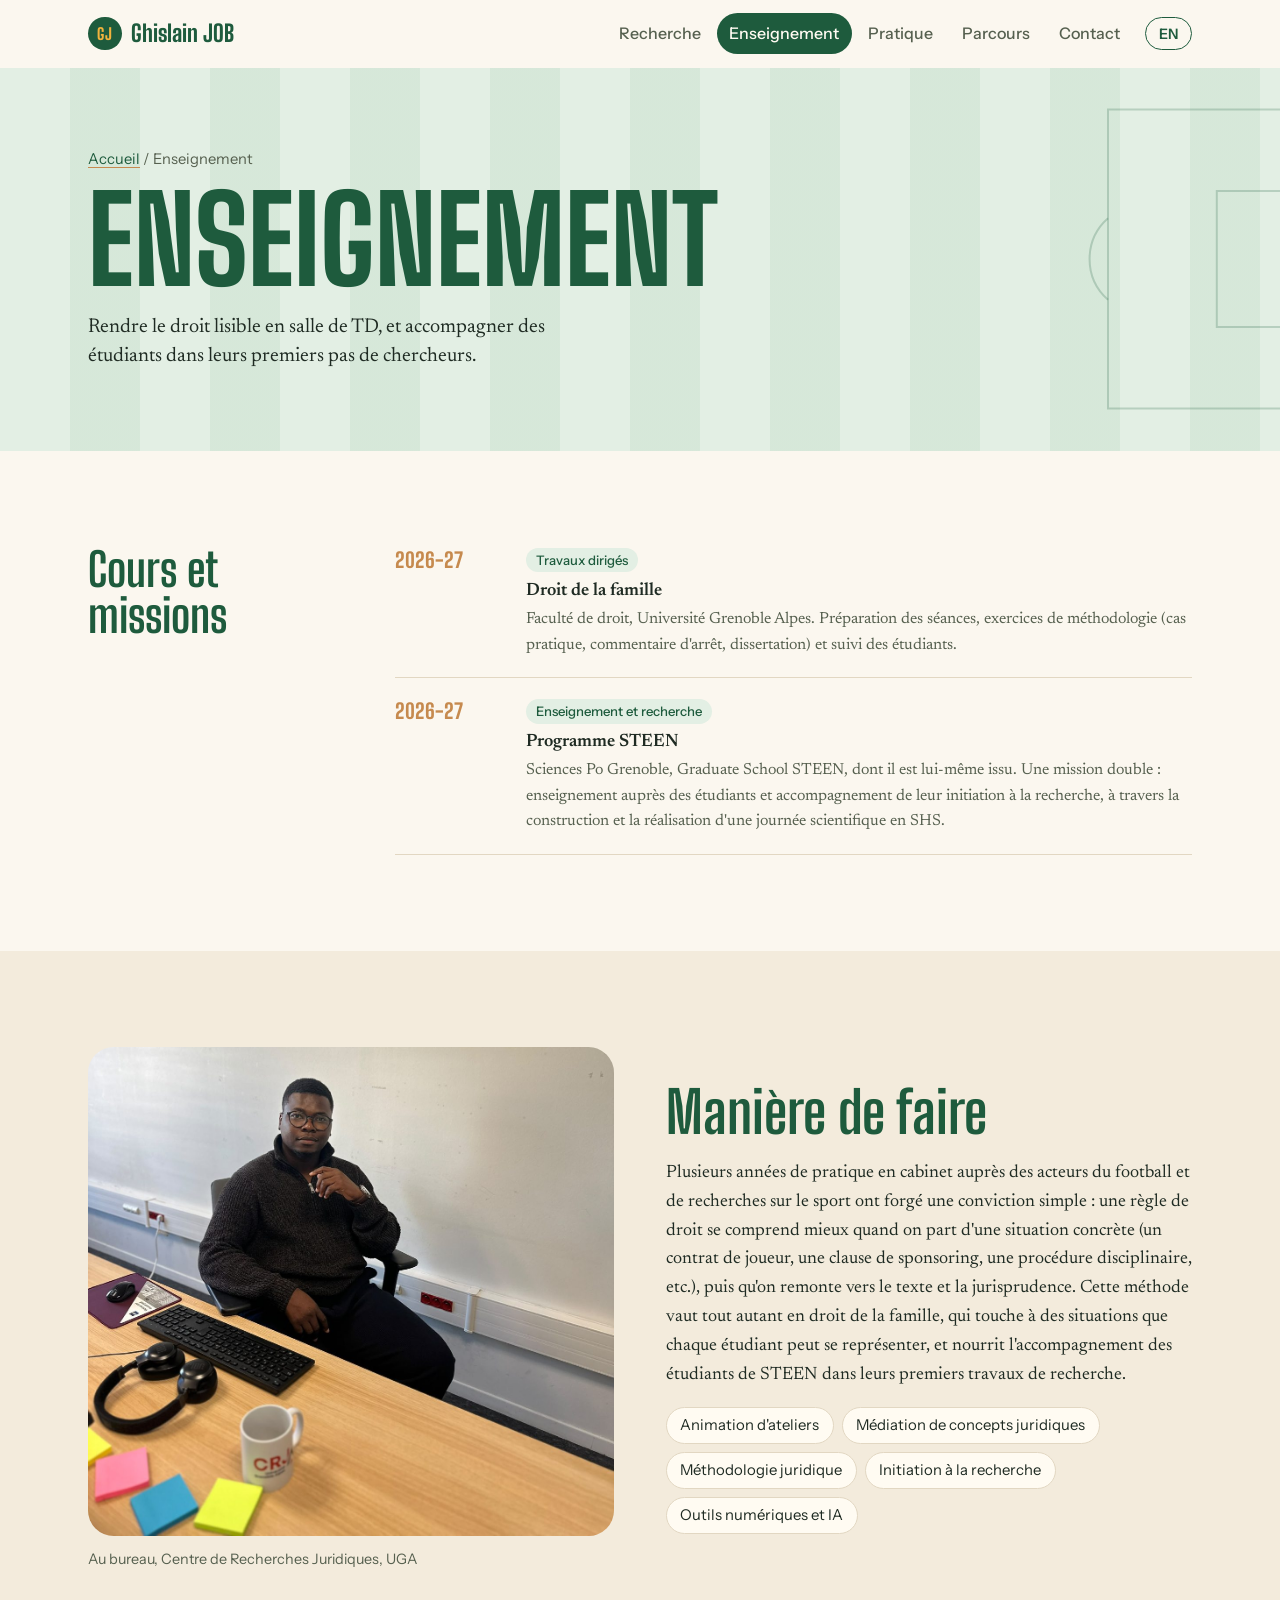
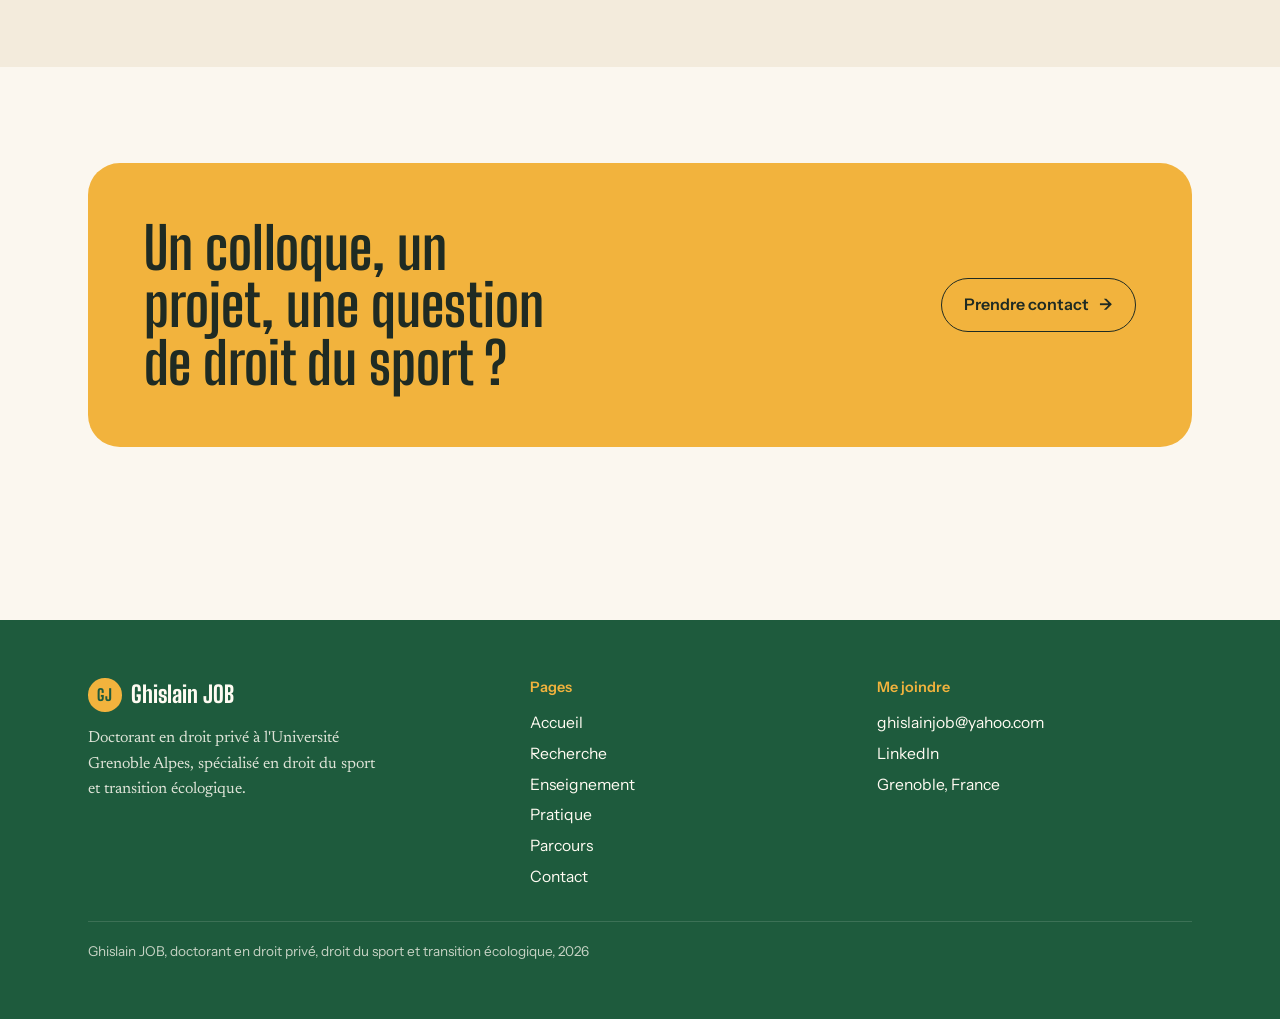
<file: enseignement.html>
<!doctype html>
<html lang="fr" data-lang="fr">
<head>
<meta charset="utf-8">
<meta name="viewport" content="width=device-width, initial-scale=1, viewport-fit=cover">
<title>Enseignement | Ghislain JOB</title>
<meta name="description" content="Ghislain JOB, doctorant en droit privé à l'Université Grenoble Alpes et juriste en droit du sport.">
<script>try{var l=localStorage.getItem("gj-lang");document.documentElement.setAttribute("data-lang",l==="en"?"en":"fr")}catch(e){document.documentElement.setAttribute("data-lang","fr")}</script>
<link rel="preconnect" href="https://fonts.googleapis.com"><link rel="preconnect" href="https://fonts.gstatic.com" crossorigin><link rel="stylesheet" href="https://fonts.googleapis.com/css2?family=Big+Shoulders+Display:wght@600;700;800&family=Instrument+Sans:wght@400;500;600&family=Newsreader:ital,opsz,wght@0,6..72,400;0,6..72,600;1,6..72,400&display=swap">
<link rel="stylesheet" href="style.css">
</head>
<body>
<a class="lien-saut" href="#contenu"><span data-l="fr">Aller au contenu</span><span data-l="en">Skip to content</span></a>
<header class="top"><div class="wrap">
  <a class="marque" href="./"><span class="pastille">GJ</span>Ghislain JOB</a>
  <button class="burger" id="burger" aria-expanded="false" aria-controls="menu" aria-label="Menu"><span></span><span></span></button>
  <nav class="menu" id="menu"><a href="recherche.html"><span data-l="fr">Recherche</span><span data-l="en">Research</span></a><a href="enseignement.html" aria-current="page"><span data-l="fr">Enseignement</span><span data-l="en">Teaching</span></a><a href="pratique.html"><span data-l="fr">Pratique</span><span data-l="en">Practice</span></a><a href="parcours.html"><span data-l="fr">Parcours</span><span data-l="en">Background</span></a><a href="contact.html">Contact</a><button class="langue" id="langue" type="button" aria-label="Changer de langue / Switch language"><span data-l="fr">EN</span><span data-l="en">FR</span></button></nav>
</div></header>
<main id="contenu"><section class="bandeau">
  <svg class="lignes" viewBox="0 0 400 300" aria-hidden="true"><path d="M400 40 H250 V260 H400"/><path d="M400 100 H330 V200 H400"/><path d="M250 120 A40 40 0 0 0 250 180"/></svg>
  <div class="wrap">
    <div class="fil sans"><a href="./"><span data-l="fr">Accueil</span><span data-l="en">Home</span></a> / <span data-l="fr">Enseignement</span><span data-l="en">Teaching</span></div>
    <h1><span data-l="fr" data-lettres>Enseignement</span><span data-l="en" data-lettres>Teaching</span></h1>
    <p class="intro"><span data-l="fr">Rendre le droit lisible en salle de TD, et accompagner des étudiants dans leurs premiers pas de chercheurs.</span><span data-l="en">Making law readable in the tutorial room, and guiding students through their first steps as researchers.</span></p>
  </div>
</section>
<section class="section"><div class="wrap deux">
  <div class="titre-col reveal"><h2><span data-l="fr">Cours et missions</span><span data-l="en">Courses and roles</span></h2></div>
  <ul class="liste reveal">
    <li><span class="date">2026-27</span><div><span class="etiq"><span data-l="fr">Travaux dirigés</span><span data-l="en">Tutorials</span></span><div class="quoi"><span data-l="fr">Droit de la famille</span><span data-l="en">Family law</span></div><div class="ou"><span data-l="fr">Faculté de droit, Université Grenoble Alpes. Préparation des séances, exercices de méthodologie (cas pratique, commentaire d'arrêt, dissertation) et suivi des étudiants.</span><span data-l="en">Faculty of Law, Université Grenoble Alpes. Session preparation, legal method exercises (problem questions, case notes, essays) and student follow-up.</span></div></div></li>
    <li><span class="date">2026-27</span><div><span class="etiq"><span data-l="fr">Enseignement et recherche</span><span data-l="en">Teaching and research</span></span><div class="quoi"><span data-l="fr">Programme STEEN</span><span data-l="en">STEEN programme</span></div><div class="ou"><span data-l="fr">Sciences Po Grenoble, Graduate School STEEN, dont il est lui-même issu. Une mission double : enseignement auprès des étudiants et accompagnement de leur initiation à la recherche, à travers la construction et la réalisation d'une journée scientifique en SHS.</span><span data-l="en">Sciences Po Grenoble, STEEN Graduate School, a programme he completed himself. A twofold role: teaching the students and guiding their first steps in research as they build and run a social sciences research day.</span></div></div></li>
  </ul>
</div></section>

<section class="section teinte"><div class="wrap grille-photo">
  <figure class="photo reveal"><img src="img/ghislain-crj.jpg" alt="Ghislain JOB à son bureau du Centre de Recherches Juridiques" width="1200" height="1115" loading="lazy" style="aspect-ratio:1200/1115"><figcaption><span data-l="fr">Au bureau, Centre de Recherches Juridiques, UGA</span><span data-l="en">At his desk, Centre de Recherches Juridiques, UGA</span></figcaption></figure>
  <div class="prose reveal">
    <h2><span data-l="fr">Manière de faire</span><span data-l="en">Approach</span></h2>
    <p data-l="fr">Plusieurs années de pratique en cabinet auprès des acteurs du football et de recherches sur le sport ont forgé une conviction simple : une règle de droit se comprend mieux quand on part d'une situation concrète (un contrat de joueur, une clause de sponsoring, une procédure disciplinaire, etc.), puis qu'on remonte vers le texte et la jurisprudence. Cette méthode vaut tout autant en droit de la famille, qui touche à des situations que chaque étudiant peut se représenter, et nourrit l'accompagnement des étudiants de STEEN dans leurs premiers travaux de recherche.</p>
    <p data-l="en">Several years of practice alongside football stakeholders and research on sport have led to a simple belief: a legal rule is easier to grasp when you start from a concrete situation (a player contract, a sponsorship clause, a disciplinary case, and so on) and work back to the text and the case law. The same method works just as well in family law, which deals with situations every student can picture, and shapes the way he guides STEEN students through their first research projects.</p>
    <div class="mots"><span><span data-l="fr">Animation d'ateliers</span><span data-l="en">Workshop facilitation</span></span><span><span data-l="fr">Médiation de concepts juridiques</span><span data-l="en">Explaining legal concepts</span></span><span><span data-l="fr">Méthodologie juridique</span><span data-l="en">Legal method</span></span><span><span data-l="fr">Initiation à la recherche</span><span data-l="en">Research training</span></span><span><span data-l="fr">Outils numériques et IA</span><span data-l="en">Digital tools and AI</span></span></div>
  </div>
</div></section>
<section class="section"><div class="wrap"><div class="appel reveal">
  <h2><span data-l="fr">Un colloque, un projet, une question de droit du sport ?</span><span data-l="en">A conference, a project, a sports law question?</span></h2>
  <a class="btn" href="contact.html"><span data-l="fr">Prendre contact</span><span data-l="en">Get in touch</span> <span class="fleche">→</span></a>
</div></div></section></main>
<footer><div class="wrap">
  <div><a class="marque" href="./"><span class="pastille">GJ</span>Ghislain JOB</a>
  <p><span data-l="fr">Doctorant en droit privé à l'Université Grenoble Alpes, spécialisé en droit du sport et transition écologique.</span><span data-l="en">PhD candidate in private law at Université Grenoble Alpes, specialising in sports law and the ecological transition.</span></p></div>
  <div><h4><span data-l="fr">Pages</span><span data-l="en">Pages</span></h4><ul><li><a href="./"><span data-l="fr">Accueil</span><span data-l="en">Home</span></a></li><li><a href="recherche.html"><span data-l="fr">Recherche</span><span data-l="en">Research</span></a></li><li><a href="enseignement.html"><span data-l="fr">Enseignement</span><span data-l="en">Teaching</span></a></li><li><a href="pratique.html"><span data-l="fr">Pratique</span><span data-l="en">Practice</span></a></li><li><a href="parcours.html"><span data-l="fr">Parcours</span><span data-l="en">Background</span></a></li><li><a href="contact.html">Contact</a></li></ul></div>
  <div><h4><span data-l="fr">Me joindre</span><span data-l="en">Reach me</span></h4><ul><li><a href="contact.html">ghislainjob@yahoo.com</a></li><li><a href="https://www.linkedin.com/in/ghisjob" target="_blank" rel="noopener">LinkedIn</a></li><li>Grenoble, France</li></ul></div>
  <div class="bas">Ghislain JOB, <span data-l="fr">doctorant en droit privé, droit du sport et transition écologique</span><span data-l="en">PhD candidate in private law, sports law and ecological transition</span>, 2026</div>
</div></footer>
<div class="toast" id="toast" role="status"><span data-l="fr">Adresse copiée</span><span data-l="en">Address copied</span></div>
<script src="app.js"></script>
</body>
</html>
</file>
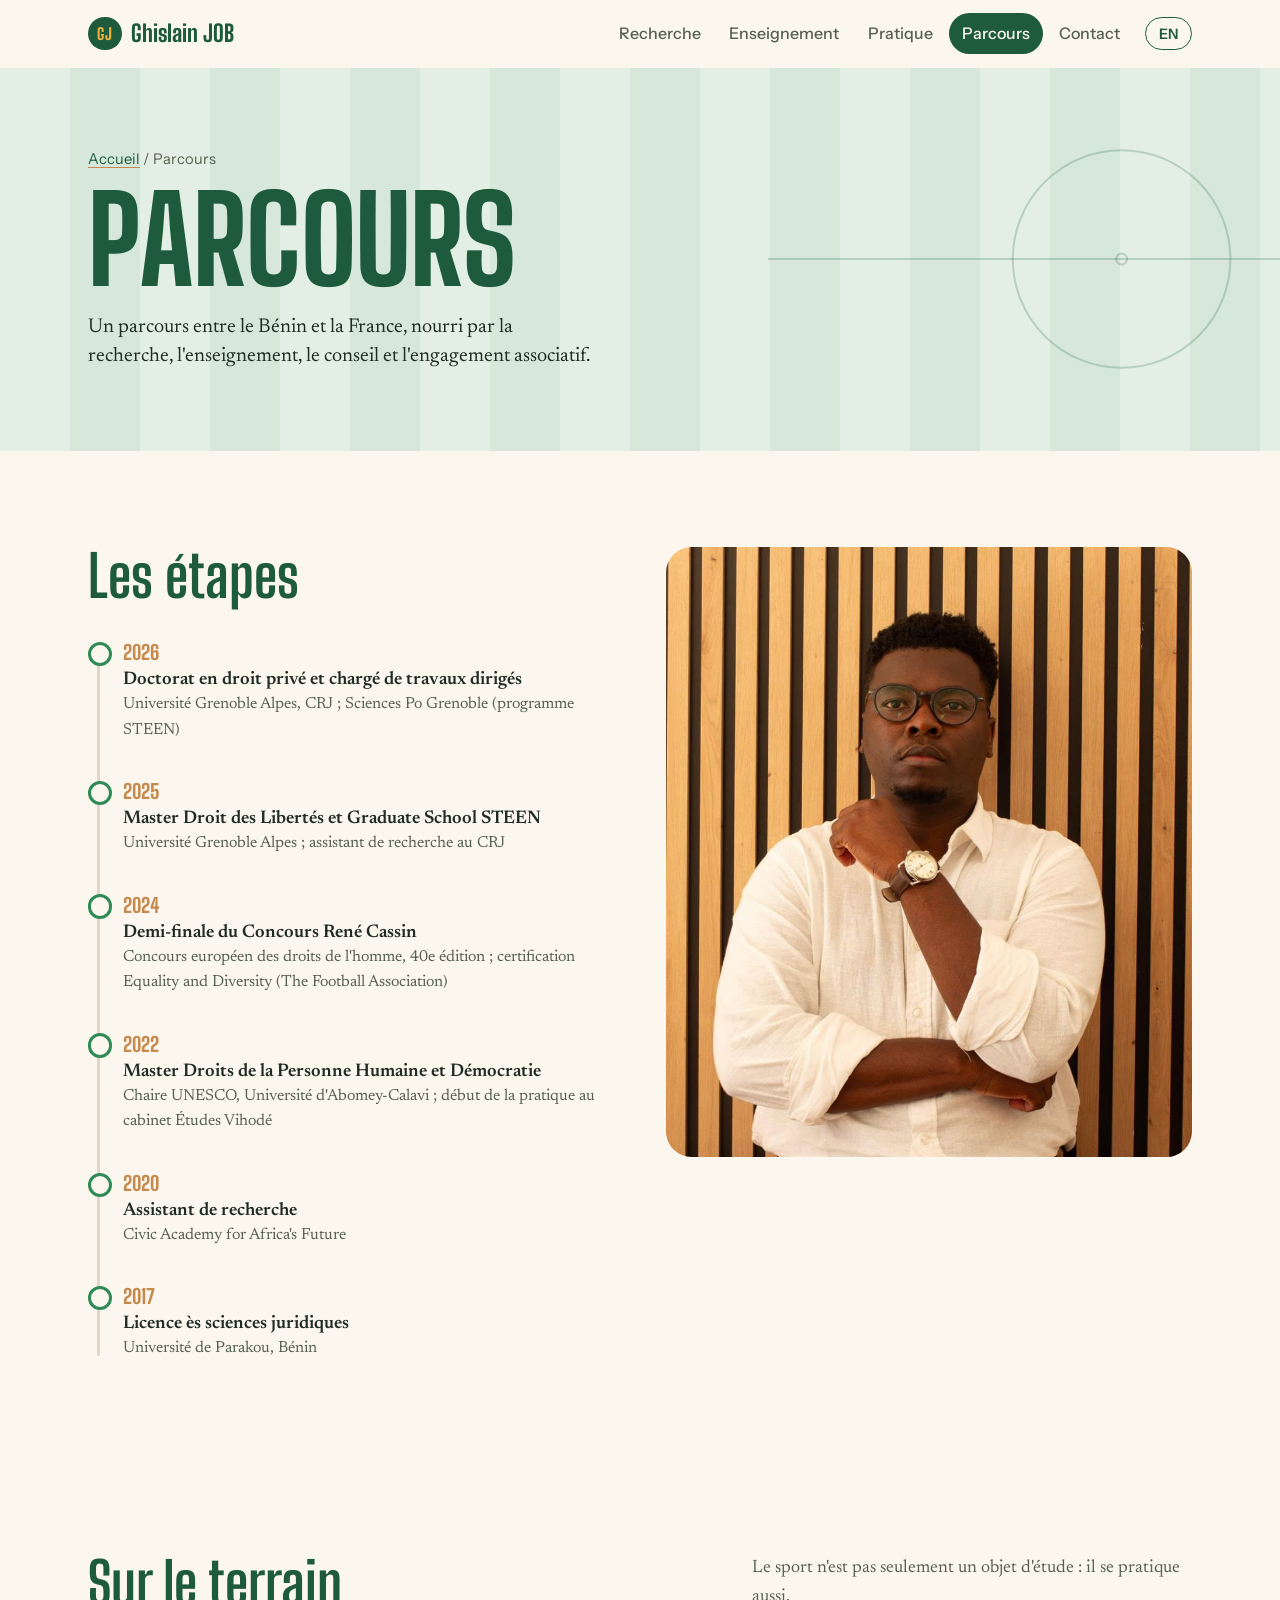
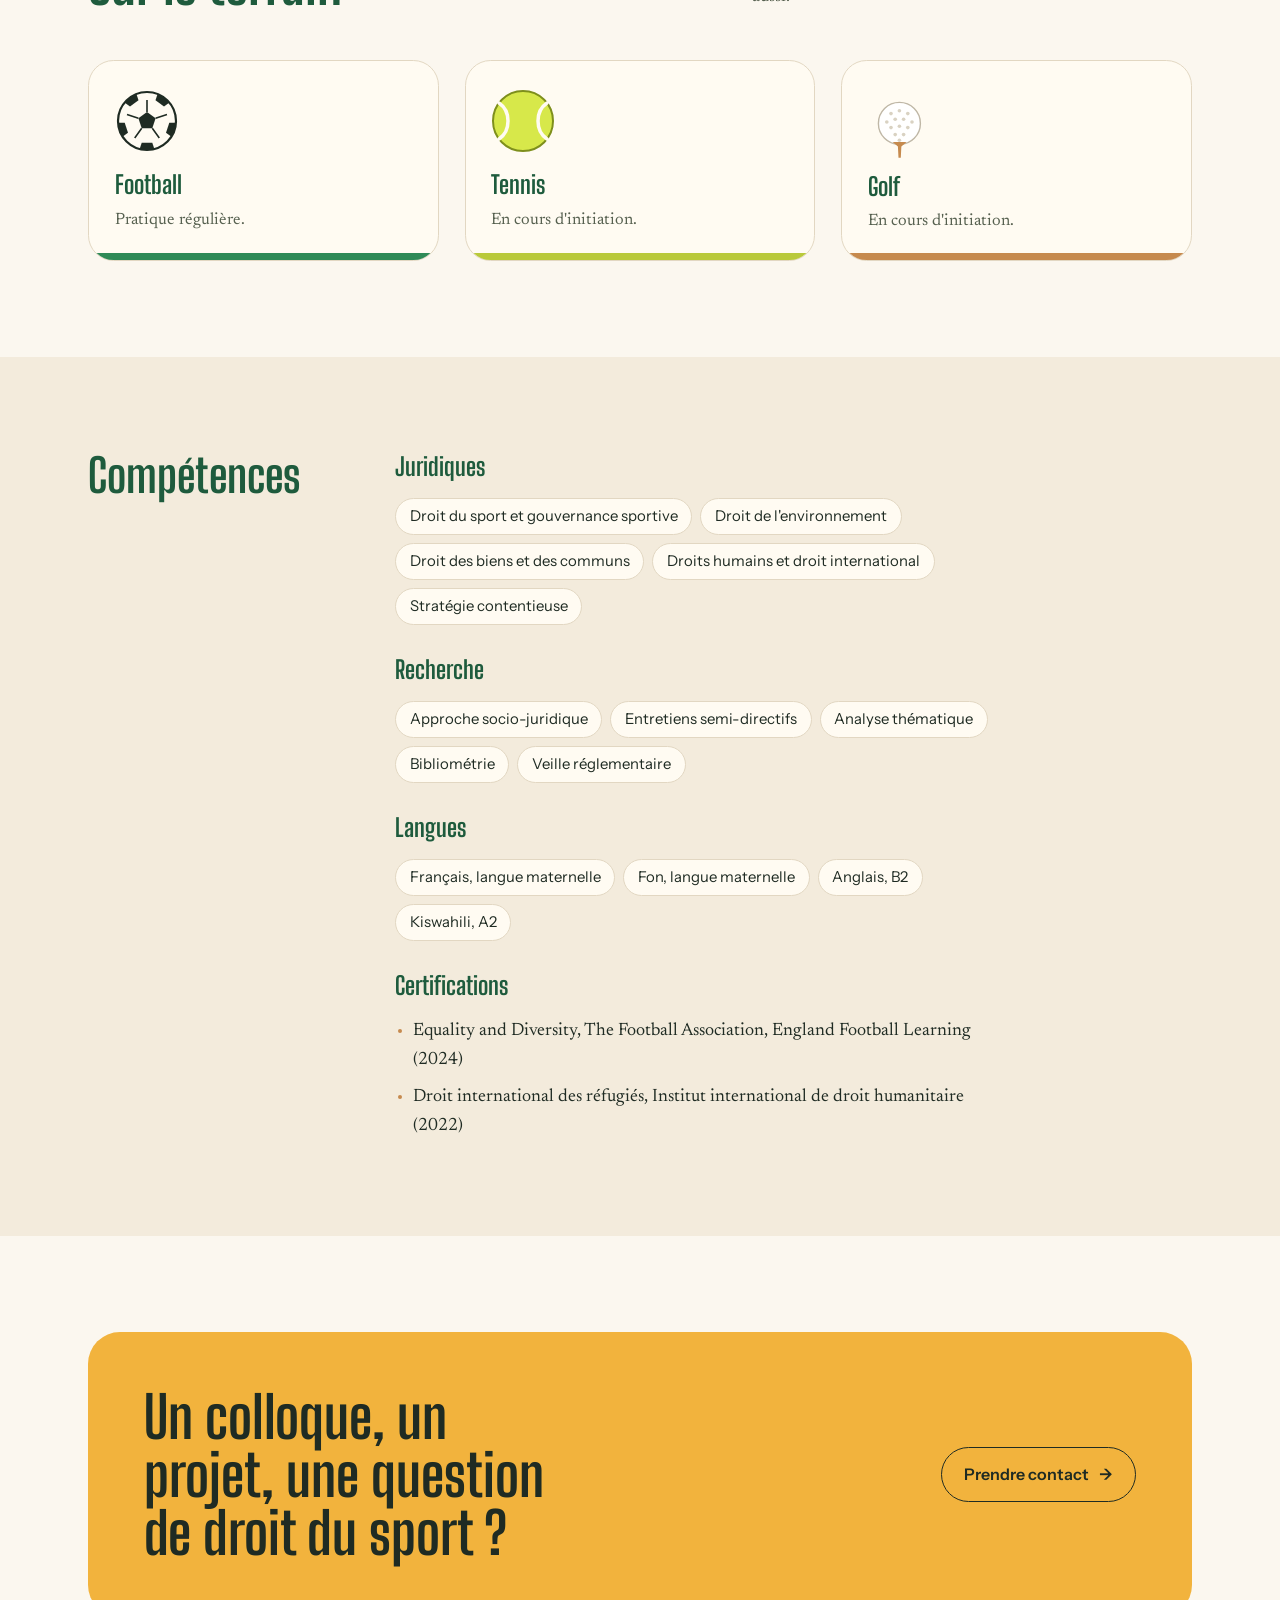
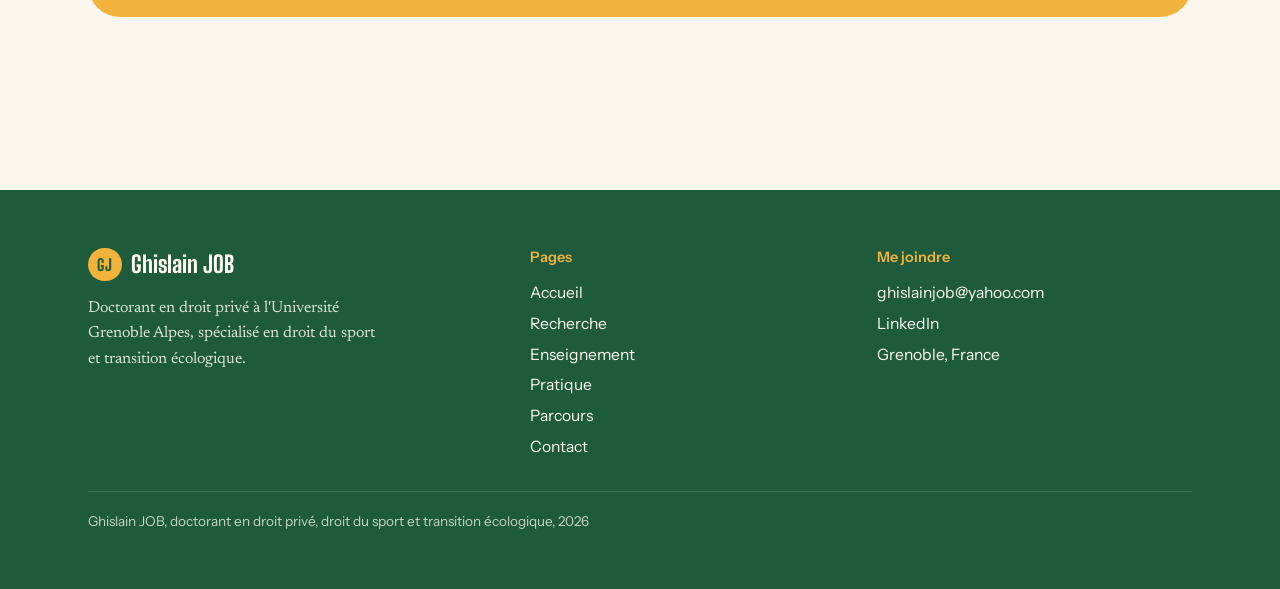
<file: parcours.html>
<!doctype html>
<html lang="fr" data-lang="fr">
<head>
<meta charset="utf-8">
<meta name="viewport" content="width=device-width, initial-scale=1, viewport-fit=cover">
<title>Parcours | Ghislain JOB</title>
<meta name="description" content="Ghislain JOB, doctorant en droit privé à l'Université Grenoble Alpes et juriste en droit du sport.">
<script>try{var l=localStorage.getItem("gj-lang");document.documentElement.setAttribute("data-lang",l==="en"?"en":"fr")}catch(e){document.documentElement.setAttribute("data-lang","fr")}</script>
<link rel="preconnect" href="https://fonts.googleapis.com"><link rel="preconnect" href="https://fonts.gstatic.com" crossorigin><link rel="stylesheet" href="https://fonts.googleapis.com/css2?family=Big+Shoulders+Display:wght@600;700;800&family=Instrument+Sans:wght@400;500;600&family=Newsreader:ital,opsz,wght@0,6..72,400;0,6..72,600;1,6..72,400&display=swap">
<link rel="stylesheet" href="style.css">
</head>
<body>
<a class="lien-saut" href="#contenu"><span data-l="fr">Aller au contenu</span><span data-l="en">Skip to content</span></a>
<header class="top"><div class="wrap">
  <a class="marque" href="./"><span class="pastille">GJ</span>Ghislain JOB</a>
  <button class="burger" id="burger" aria-expanded="false" aria-controls="menu" aria-label="Menu"><span></span><span></span></button>
  <nav class="menu" id="menu"><a href="recherche.html"><span data-l="fr">Recherche</span><span data-l="en">Research</span></a><a href="enseignement.html"><span data-l="fr">Enseignement</span><span data-l="en">Teaching</span></a><a href="pratique.html"><span data-l="fr">Pratique</span><span data-l="en">Practice</span></a><a href="parcours.html" aria-current="page"><span data-l="fr">Parcours</span><span data-l="en">Background</span></a><a href="contact.html">Contact</a><button class="langue" id="langue" type="button" aria-label="Changer de langue / Switch language"><span data-l="fr">EN</span><span data-l="en">FR</span></button></nav>
</div></header>
<main id="contenu"><section class="bandeau">
  <svg class="lignes" viewBox="0 0 400 300" aria-hidden="true"><line x1="0" y1="150" x2="400" y2="150"/><circle cx="260" cy="150" r="80"/><circle cx="260" cy="150" r="4"/></svg>
  <div class="wrap">
    <div class="fil sans"><a href="./"><span data-l="fr">Accueil</span><span data-l="en">Home</span></a> / <span data-l="fr">Parcours</span><span data-l="en">Background</span></div>
    <h1><span data-l="fr" data-lettres>Parcours</span><span data-l="en" data-lettres>Background</span></h1>
    <p class="intro"><span data-l="fr">Un parcours entre le Bénin et la France, nourri par la recherche, l'enseignement, le conseil et l'engagement associatif.</span><span data-l="en">A path between Benin and France, shaped by research, teaching, legal advice and community work.</span></p>
  </div>
</section>
<section class="section"><div class="wrap grille-photo" style="align-items:start">
  <div>
    <h2 class="reveal" style="margin-bottom:2rem"><span data-l="fr">Les étapes</span><span data-l="en">Milestones</span></h2>
    <ol class="frise"><span class="jauge" aria-hidden="true"></span>
      <li class="reveal"><div class="date">2026</div><div class="quoi"><span data-l="fr">Doctorat en droit privé et chargé de travaux dirigés</span><span data-l="en">PhD in private law and teaching assistant</span></div><div class="ou"><span data-l="fr">Université Grenoble Alpes, CRJ ; Sciences Po Grenoble (programme STEEN)</span><span data-l="en">Université Grenoble Alpes, CRJ; Sciences Po Grenoble (STEEN programme)</span></div></li>
      <li class="reveal"><div class="date">2025</div><div class="quoi"><span data-l="fr">Master Droit des Libertés et Graduate School STEEN</span><span data-l="en">Master's in Civil Liberties Law and STEEN Graduate School</span></div><div class="ou"><span data-l="fr">Université Grenoble Alpes ; assistant de recherche au CRJ</span><span data-l="en">Université Grenoble Alpes; research assistant at the CRJ</span></div></li>
      <li class="reveal"><div class="date">2024</div><div class="quoi"><span data-l="fr">Demi-finale du Concours René Cassin</span><span data-l="en">René Cassin Moot Court semi-final</span></div><div class="ou"><span data-l="fr">Concours européen des droits de l'homme, 40e édition ; certification Equality and Diversity (The Football Association)</span><span data-l="en">European Human Rights Moot Court, 40th edition; Equality and Diversity certificate (The Football Association)</span></div></li>
      <li class="reveal"><div class="date">2022</div><div class="quoi"><span data-l="fr">Master Droits de la Personne Humaine et Démocratie</span><span data-l="en">Master's in Human Rights and Democracy</span></div><div class="ou"><span data-l="fr">Chaire UNESCO, Université d'Abomey-Calavi ; début de la pratique au cabinet Études Vihodé</span><span data-l="en">UNESCO Chair, University of Abomey-Calavi; starts practice at Études Vihodé</span></div></li>
      <li class="reveal"><div class="date">2020</div><div class="quoi"><span data-l="fr">Assistant de recherche</span><span data-l="en">Research assistant</span></div><div class="ou"><span data-l="fr">Civic Academy for Africa's Future</span><span data-l="en">Civic Academy for Africa's Future</span></div></li>
      <li class="reveal"><div class="date">2017</div><div class="quoi"><span data-l="fr">Licence ès sciences juridiques</span><span data-l="en">Bachelor of Laws</span></div><div class="ou"><span data-l="fr">Université de Parakou, Bénin</span><span data-l="en">University of Parakou, Benin</span></div></li>
    </ol>
  </div>
  <figure class="photo reveal" style="position:sticky;top:6rem"><img src="img/ghislain-lattes.jpg" alt="Ghislain JOB devant un mur de lattes de chêne" width="900" height="1043" loading="lazy" style="aspect-ratio:900/1043"></figure>
</div></section>

<section class="section"><div class="wrap">
  <div class="entete reveal"><h2><span data-l="fr">Sur le terrain</span><span data-l="en">On the pitch</span></h2><p><span data-l="fr">Le sport n'est pas seulement un objet d'étude : il se pratique aussi.</span><span data-l="en">Sport is not only something to study: it is also something to play.</span></p></div>
  <div class="sports">
    <div class="sport reveal" style="--c:var(--vif)"><span class="sport-balle rebond"><svg class="balle" viewBox="0 0 64 64" aria-hidden="true"><defs><clipPath id="cb"><circle cx="32" cy="32" r="29"/></clipPath></defs><circle cx="32" cy="32" r="29" fill="#FFFBF2"/><g clip-path="url(#cb)" fill="#1F2B23"><polygon points="54.3,1.3 57.6,11.3 49.0,17.5 40.5,11.3 43.8,1.3"/><polygon points="68.1,43.7 59.6,50.0 51.0,43.7 54.3,33.7 64.9,33.7"/><polygon points="32.0,70.0 23.4,63.8 26.7,53.7 37.3,53.7 40.6,63.8"/><polygon points="-4.1,43.7 -0.9,33.7 9.7,33.7 13.0,43.7 4.4,50.0"/><polygon points="9.7,1.3 20.2,1.3 23.5,11.3 15.0,17.5 6.4,11.3"/><polygon points="32.0,23.0 40.6,29.2 37.3,39.3 26.7,39.3 23.4,29.2"/></g><path d="M32.0 23.0L32.0 11.0M40.6 29.2L52.0 25.5M37.3 39.3L44.3 49.0M26.7 39.3L19.7 49.0M23.4 29.2L12.0 25.5" stroke="#1F2B23" stroke-width="1.6" fill="none"/><circle cx="32" cy="32" r="29" fill="none" stroke="#1F2B23" stroke-width="2.2"/></svg></span><h3>Football</h3><p><span data-l="fr">Pratique régulière.</span><span data-l="en">Plays regularly.</span></p></div>
    <div class="sport reveal" style="--c:#B9C93A;--d:.1s"><span class="sport-balle rebond"><svg class="balle" viewBox="0 0 64 64" aria-hidden="true"><circle cx="32" cy="32" r="30" fill="#D7E84A" stroke="#7E8F1C" stroke-width="2"/><path d="M8 14c12 8 12 28 0 36M56 14c-12 8-12 28 0 36" fill="none" stroke="#FFFBF2" stroke-width="3.5" stroke-linecap="round"/></svg></span><h3>Tennis</h3><p><span data-l="fr">En cours d'initiation.</span><span data-l="en">Currently learning.</span></p></div>
    <div class="sport reveal" style="--c:var(--chene);--d:.2s"><span class="sport-balle rebond golf"><svg class="balle" viewBox="0 0 64 64" aria-hidden="true"><circle cx="32" cy="32" r="30" fill="#FFFFFF" stroke="#BFB7A6" stroke-width="2"/><g fill="#D9D2C2"><circle cx="20" cy="18" r="2.6"/><circle cx="32" cy="14" r="2.6"/><circle cx="44" cy="18" r="2.6"/><circle cx="14" cy="30" r="2.6"/><circle cx="26" cy="26" r="2.6"/><circle cx="38" cy="26" r="2.6"/><circle cx="50" cy="30" r="2.6"/><circle cx="20" cy="38" r="2.6"/><circle cx="32" cy="36" r="2.6"/><circle cx="44" cy="38" r="2.6"/><circle cx="26" cy="48" r="2.6"/><circle cx="38" cy="48" r="2.6"/><circle cx="32" cy="56" r="2.6"/></g></svg><i class="tee"></i></span><h3>Golf</h3><p><span data-l="fr">En cours d'initiation.</span><span data-l="en">Currently learning.</span></p></div>
  </div>
</div></section>

<section class="section teinte"><div class="wrap deux">
  <div class="titre-col reveal"><h2><span data-l="fr">Compétences</span><span data-l="en">Skills</span></h2></div>
  <div class="prose reveal">
    <h3><span data-l="fr">Juridiques</span><span data-l="en">Legal</span></h3>
    <div class="mots"><span><span data-l="fr">Droit du sport et gouvernance sportive</span><span data-l="en">Sports law and governance</span></span><span><span data-l="fr">Droit de l'environnement</span><span data-l="en">Environmental law</span></span><span><span data-l="fr">Droit des biens et des communs</span><span data-l="en">Property law and the commons</span></span><span><span data-l="fr">Droits humains et droit international</span><span data-l="en">Human rights and international law</span></span><span><span data-l="fr">Stratégie contentieuse</span><span data-l="en">Litigation strategy</span></span></div>
    <h3 style="margin-top:.8rem"><span data-l="fr">Recherche</span><span data-l="en">Research</span></h3>
    <div class="mots"><span><span data-l="fr">Approche socio-juridique</span><span data-l="en">Socio-legal methods</span></span><span><span data-l="fr">Entretiens semi-directifs</span><span data-l="en">Semi-structured interviews</span></span><span><span data-l="fr">Analyse thématique</span><span data-l="en">Thematic analysis</span></span><span><span data-l="fr">Bibliométrie</span><span data-l="en">Bibliometrics</span></span><span><span data-l="fr">Veille réglementaire</span><span data-l="en">Regulatory monitoring</span></span></div>
    <h3 style="margin-top:.8rem"><span data-l="fr">Langues</span><span data-l="en">Languages</span></h3>
    <div class="mots"><span><span data-l="fr">Français, langue maternelle</span><span data-l="en">French, native</span></span><span><span data-l="fr">Fon, langue maternelle</span><span data-l="en">Fon, native</span></span><span><span data-l="fr">Anglais, B2</span><span data-l="en">English, B2</span></span><span><span data-l="fr">Kiswahili, A2</span><span data-l="en">Kiswahili, A2</span></span></div>
    <h3 style="margin-top:.8rem">Certifications</h3>
    <ul class="puces"><li>Equality and Diversity, The Football Association, England Football Learning (2024)</li><li><span data-l="fr">Droit international des réfugiés, Institut international de droit humanitaire (2022)</span><span data-l="en">International Refugee Law, International Institute of Humanitarian Law (2022)</span></li></ul>
  </div>
</div></section>
<section class="section"><div class="wrap"><div class="appel reveal">
  <h2><span data-l="fr">Un colloque, un projet, une question de droit du sport ?</span><span data-l="en">A conference, a project, a sports law question?</span></h2>
  <a class="btn" href="contact.html"><span data-l="fr">Prendre contact</span><span data-l="en">Get in touch</span> <span class="fleche">→</span></a>
</div></div></section></main>
<footer><div class="wrap">
  <div><a class="marque" href="./"><span class="pastille">GJ</span>Ghislain JOB</a>
  <p><span data-l="fr">Doctorant en droit privé à l'Université Grenoble Alpes, spécialisé en droit du sport et transition écologique.</span><span data-l="en">PhD candidate in private law at Université Grenoble Alpes, specialising in sports law and the ecological transition.</span></p></div>
  <div><h4><span data-l="fr">Pages</span><span data-l="en">Pages</span></h4><ul><li><a href="./"><span data-l="fr">Accueil</span><span data-l="en">Home</span></a></li><li><a href="recherche.html"><span data-l="fr">Recherche</span><span data-l="en">Research</span></a></li><li><a href="enseignement.html"><span data-l="fr">Enseignement</span><span data-l="en">Teaching</span></a></li><li><a href="pratique.html"><span data-l="fr">Pratique</span><span data-l="en">Practice</span></a></li><li><a href="parcours.html"><span data-l="fr">Parcours</span><span data-l="en">Background</span></a></li><li><a href="contact.html">Contact</a></li></ul></div>
  <div><h4><span data-l="fr">Me joindre</span><span data-l="en">Reach me</span></h4><ul><li><a href="contact.html">ghislainjob@yahoo.com</a></li><li><a href="https://www.linkedin.com/in/ghisjob" target="_blank" rel="noopener">LinkedIn</a></li><li>Grenoble, France</li></ul></div>
  <div class="bas">Ghislain JOB, <span data-l="fr">doctorant en droit privé, droit du sport et transition écologique</span><span data-l="en">PhD candidate in private law, sports law and ecological transition</span>, 2026</div>
</div></footer>
<div class="toast" id="toast" role="status"><span data-l="fr">Adresse copiée</span><span data-l="en">Address copied</span></div>
<script src="app.js"></script>
</body>
</html>
</file>
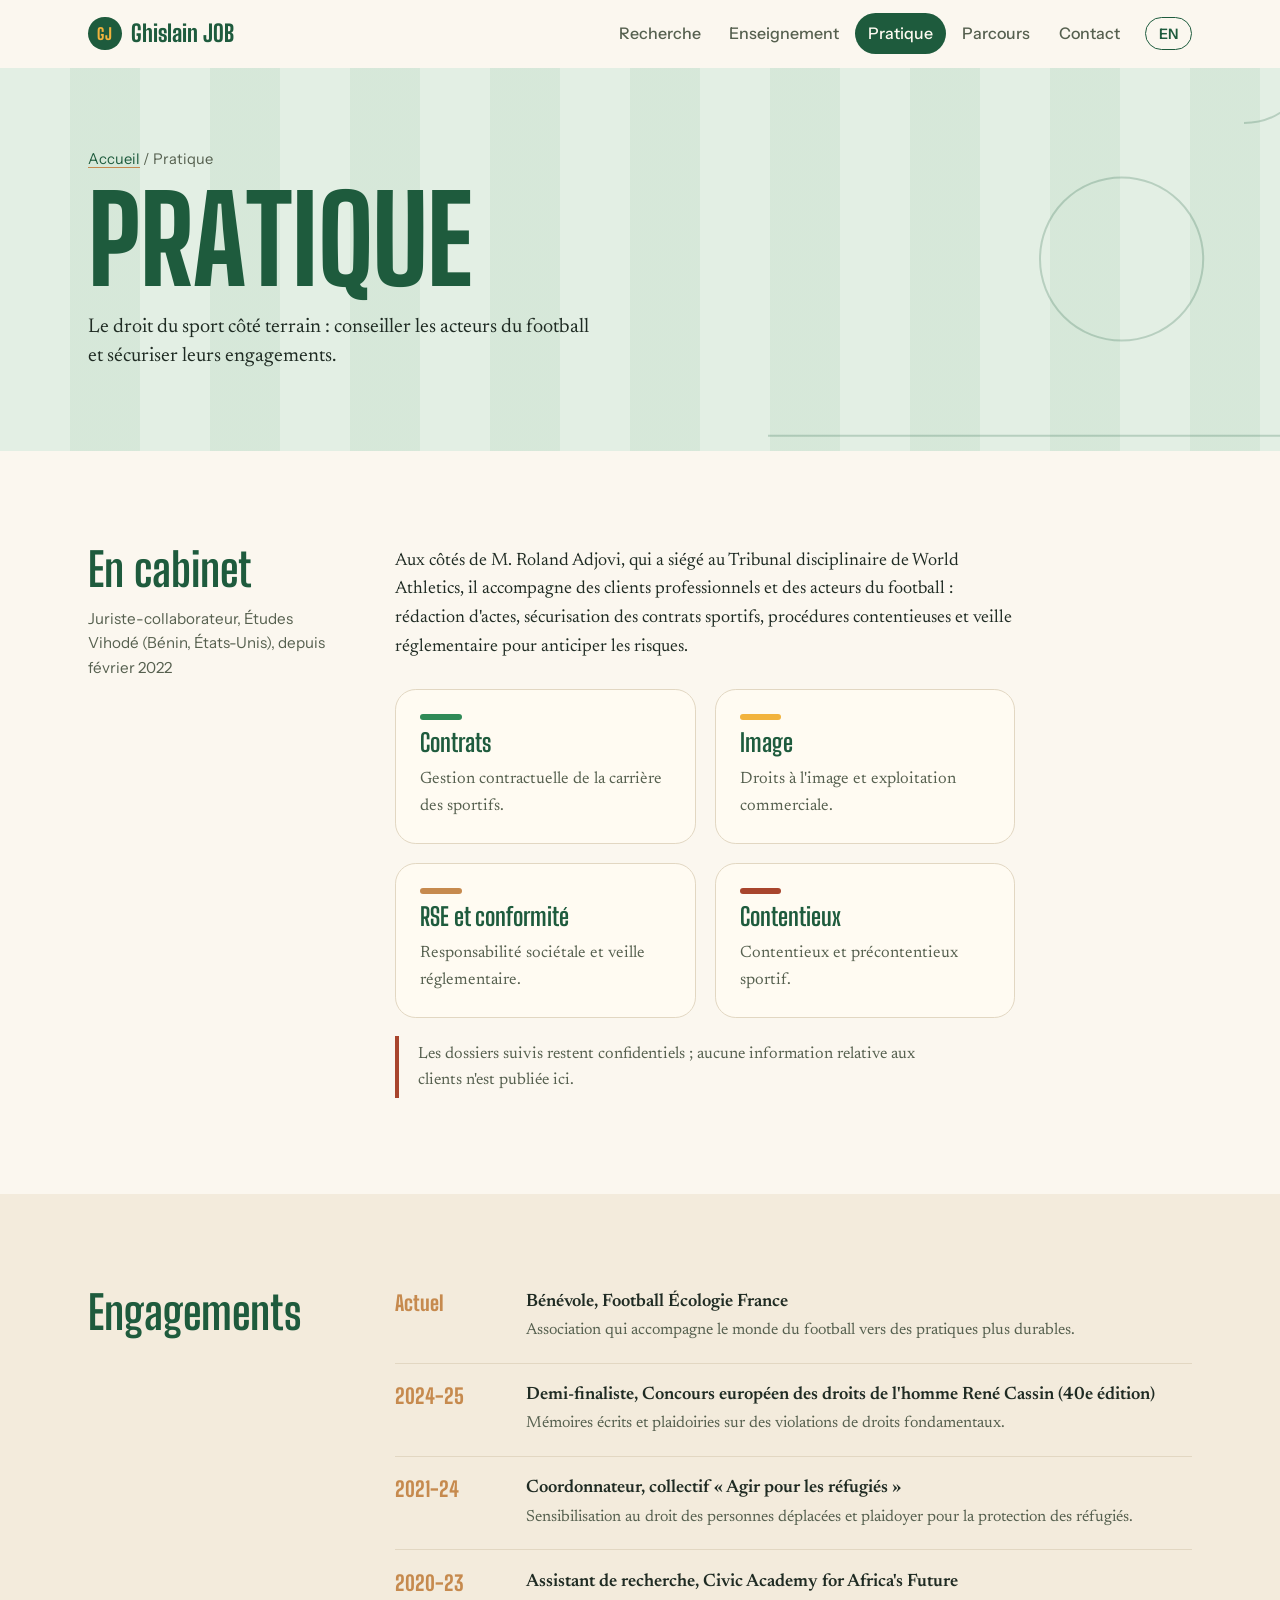
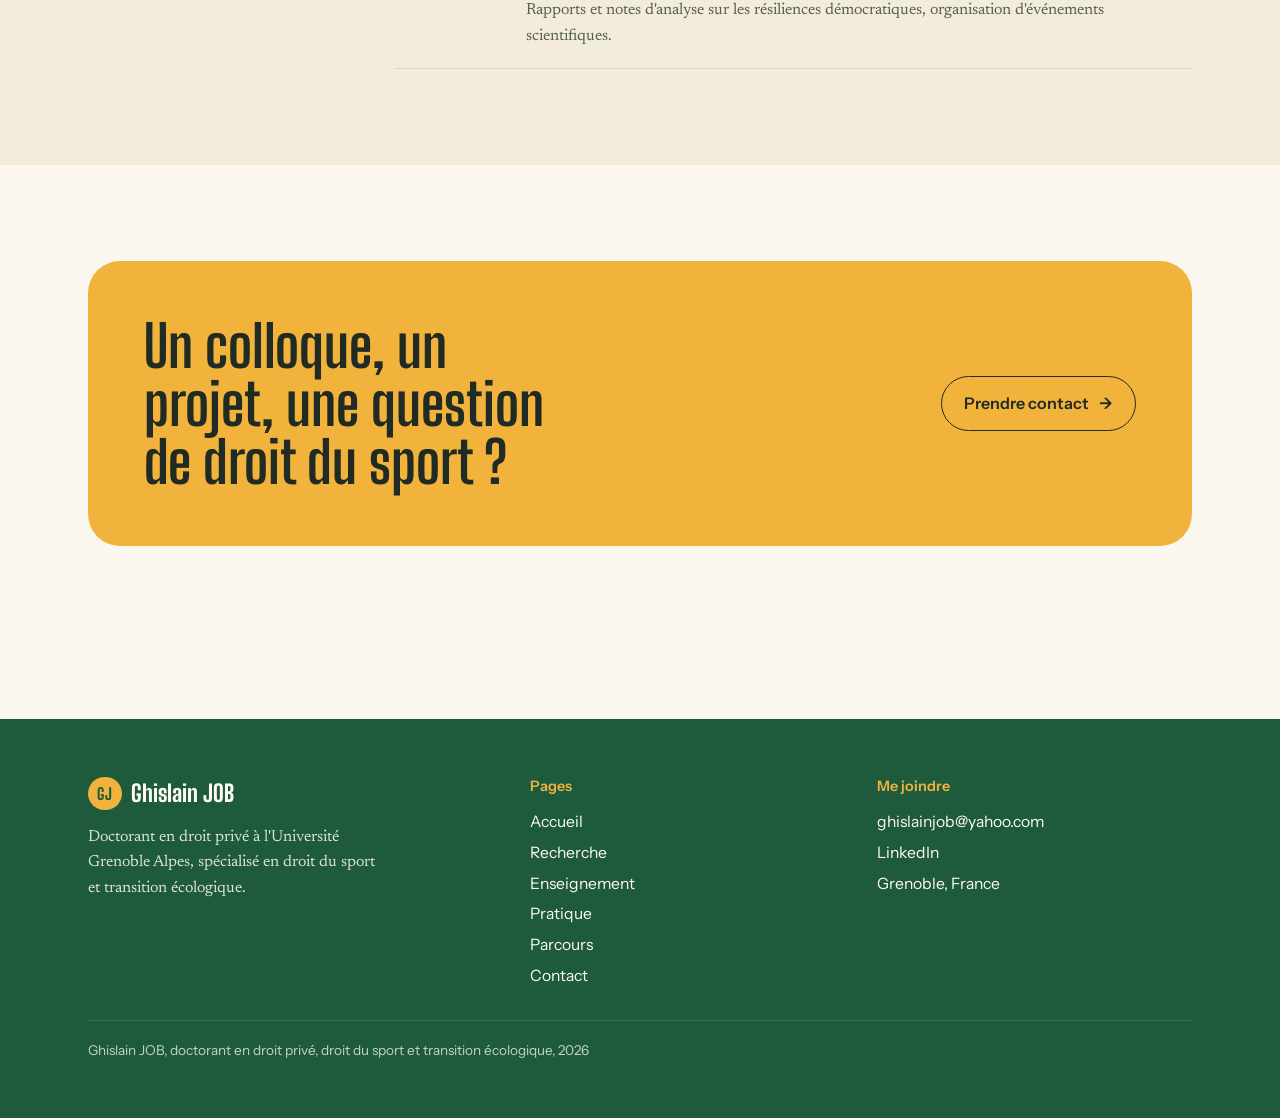
<file: pratique.html>
<!doctype html>
<html lang="fr" data-lang="fr">
<head>
<meta charset="utf-8">
<meta name="viewport" content="width=device-width, initial-scale=1, viewport-fit=cover">
<title>Pratique | Ghislain JOB</title>
<meta name="description" content="Ghislain JOB, doctorant en droit privé à l'Université Grenoble Alpes et juriste en droit du sport.">
<script>try{var l=localStorage.getItem("gj-lang");document.documentElement.setAttribute("data-lang",l==="en"?"en":"fr")}catch(e){document.documentElement.setAttribute("data-lang","fr")}</script>
<link rel="preconnect" href="https://fonts.googleapis.com"><link rel="preconnect" href="https://fonts.gstatic.com" crossorigin><link rel="stylesheet" href="https://fonts.googleapis.com/css2?family=Big+Shoulders+Display:wght@600;700;800&family=Instrument+Sans:wght@400;500;600&family=Newsreader:ital,opsz,wght@0,6..72,400;0,6..72,600;1,6..72,400&display=swap">
<link rel="stylesheet" href="style.css">
</head>
<body>
<a class="lien-saut" href="#contenu"><span data-l="fr">Aller au contenu</span><span data-l="en">Skip to content</span></a>
<header class="top"><div class="wrap">
  <a class="marque" href="./"><span class="pastille">GJ</span>Ghislain JOB</a>
  <button class="burger" id="burger" aria-expanded="false" aria-controls="menu" aria-label="Menu"><span></span><span></span></button>
  <nav class="menu" id="menu"><a href="recherche.html"><span data-l="fr">Recherche</span><span data-l="en">Research</span></a><a href="enseignement.html"><span data-l="fr">Enseignement</span><span data-l="en">Teaching</span></a><a href="pratique.html" aria-current="page"><span data-l="fr">Pratique</span><span data-l="en">Practice</span></a><a href="parcours.html"><span data-l="fr">Parcours</span><span data-l="en">Background</span></a><a href="contact.html">Contact</a><button class="langue" id="langue" type="button" aria-label="Changer de langue / Switch language"><span data-l="fr">EN</span><span data-l="en">FR</span></button></nav>
</div></header>
<main id="contenu"><section class="bandeau">
  <svg class="lignes" viewBox="0 0 400 300" aria-hidden="true"><path d="M400 0 A50 50 0 0 1 350 50"/><line x1="0" y1="280" x2="400" y2="280"/><circle cx="260" cy="150" r="60"/></svg>
  <div class="wrap">
    <div class="fil sans"><a href="./"><span data-l="fr">Accueil</span><span data-l="en">Home</span></a> / <span data-l="fr">Pratique</span><span data-l="en">Practice</span></div>
    <h1><span data-l="fr" data-lettres>Pratique</span><span data-l="en" data-lettres>Practice</span></h1>
    <p class="intro"><span data-l="fr">Le droit du sport côté terrain : conseiller les acteurs du football et sécuriser leurs engagements.</span><span data-l="en">Sports law on the ground: advising football stakeholders and securing their commitments.</span></p>
  </div>
</section>
<section class="section"><div class="wrap deux">
  <div class="titre-col reveal"><h2><span data-l="fr">En cabinet</span><span data-l="en">In practice</span></h2><p class="sous"><span data-l="fr">Juriste-collaborateur, Études Vihodé (Bénin, États-Unis), depuis février 2022</span><span data-l="en">Legal associate, Études Vihodé (Benin, United States), since February 2022</span></p></div>
  <div class="prose reveal">
    <p data-l="fr">Aux côtés de M. Roland Adjovi, qui a siégé au Tribunal disciplinaire de World Athletics, il accompagne des clients professionnels et des acteurs du football : rédaction d'actes, sécurisation des contrats sportifs, procédures contentieuses et veille réglementaire pour anticiper les risques.</p>
    <p data-l="en">Working with Mr Roland Adjovi, who has sat on the World Athletics Disciplinary Tribunal, he advises business clients and football stakeholders: drafting, securing sports contracts, litigation support and regulatory monitoring to anticipate legal risk.</p>
    <div class="champs" style="margin-top:.6rem">
      <div class="champ" style="--c:var(--vif)"><span class="point"></span><h3><span data-l="fr">Contrats</span><span data-l="en">Contracts</span></h3><p><span data-l="fr">Gestion contractuelle de la carrière des sportifs.</span><span data-l="en">Contract management across athletes' careers.</span></p></div>
      <div class="champ" style="--c:var(--soleil)"><span class="point"></span><h3><span data-l="fr">Image</span><span data-l="en">Image rights</span></h3><p><span data-l="fr">Droits à l'image et exploitation commerciale.</span><span data-l="en">Image rights and commercial use.</span></p></div>
      <div class="champ" style="--c:var(--chene)"><span class="point"></span><h3><span data-l="fr">RSE et conformité</span><span data-l="en">CSR and compliance</span></h3><p><span data-l="fr">Responsabilité sociétale et veille réglementaire.</span><span data-l="en">Social responsibility and regulatory monitoring.</span></p></div>
      <div class="champ" style="--c:var(--kola)"><span class="point"></span><h3><span data-l="fr">Contentieux</span><span data-l="en">Disputes</span></h3><p><span data-l="fr">Contentieux et précontentieux sportif.</span><span data-l="en">Sports disputes and pre-litigation.</span></p></div>
    </div>
    <p class="encart"><span data-l="fr">Les dossiers suivis restent confidentiels ; aucune information relative aux clients n'est publiée ici.</span><span data-l="en">Client matters remain confidential; no client information is published here.</span></p>
  </div>
</div></section>

<section class="section teinte"><div class="wrap deux">
  <div class="titre-col reveal"><h2><span data-l="fr">Engagements</span><span data-l="en">Commitments</span></h2></div>
  <ul class="liste reveal">
    <li><span class="date"><span data-l="fr">Actuel</span><span data-l="en">Current</span></span><div><div class="quoi"><span data-l="fr">Bénévole, Football Écologie France</span><span data-l="en">Volunteer, Football Écologie France</span></div><div class="ou"><span data-l="fr">Association qui accompagne le monde du football vers des pratiques plus durables.</span><span data-l="en">An association helping football move towards more sustainable practices.</span></div></div></li>
    <li><span class="date">2024-25</span><div><div class="quoi"><span data-l="fr">Demi-finaliste, Concours européen des droits de l'homme René Cassin (40e édition)</span><span data-l="en">Semi-finalist, René Cassin European Human Rights Moot Court (40th edition)</span></div><div class="ou"><span data-l="fr">Mémoires écrits et plaidoiries sur des violations de droits fondamentaux.</span><span data-l="en">Written memorials and oral pleadings on fundamental rights violations.</span></div></div></li>
    <li><span class="date">2021-24</span><div><div class="quoi"><span data-l="fr">Coordonnateur, collectif « Agir pour les réfugiés »</span><span data-l="en">Coordinator, &quot;Agir pour les réfugiés&quot; collective</span></div><div class="ou"><span data-l="fr">Sensibilisation au droit des personnes déplacées et plaidoyer pour la protection des réfugiés.</span><span data-l="en">Raising awareness of the rights of displaced persons and advocating for refugee protection.</span></div></div></li>
    <li><span class="date">2020-23</span><div><div class="quoi"><span data-l="fr">Assistant de recherche, Civic Academy for Africa's Future</span><span data-l="en">Research assistant, Civic Academy for Africa's Future</span></div><div class="ou"><span data-l="fr">Rapports et notes d'analyse sur les résiliences démocratiques, organisation d'événements scientifiques.</span><span data-l="en">Reports and policy papers on democratic resilience, organisation of academic events.</span></div></div></li>
  </ul>
</div></section>
<section class="section"><div class="wrap"><div class="appel reveal">
  <h2><span data-l="fr">Un colloque, un projet, une question de droit du sport ?</span><span data-l="en">A conference, a project, a sports law question?</span></h2>
  <a class="btn" href="contact.html"><span data-l="fr">Prendre contact</span><span data-l="en">Get in touch</span> <span class="fleche">→</span></a>
</div></div></section></main>
<footer><div class="wrap">
  <div><a class="marque" href="./"><span class="pastille">GJ</span>Ghislain JOB</a>
  <p><span data-l="fr">Doctorant en droit privé à l'Université Grenoble Alpes, spécialisé en droit du sport et transition écologique.</span><span data-l="en">PhD candidate in private law at Université Grenoble Alpes, specialising in sports law and the ecological transition.</span></p></div>
  <div><h4><span data-l="fr">Pages</span><span data-l="en">Pages</span></h4><ul><li><a href="./"><span data-l="fr">Accueil</span><span data-l="en">Home</span></a></li><li><a href="recherche.html"><span data-l="fr">Recherche</span><span data-l="en">Research</span></a></li><li><a href="enseignement.html"><span data-l="fr">Enseignement</span><span data-l="en">Teaching</span></a></li><li><a href="pratique.html"><span data-l="fr">Pratique</span><span data-l="en">Practice</span></a></li><li><a href="parcours.html"><span data-l="fr">Parcours</span><span data-l="en">Background</span></a></li><li><a href="contact.html">Contact</a></li></ul></div>
  <div><h4><span data-l="fr">Me joindre</span><span data-l="en">Reach me</span></h4><ul><li><a href="contact.html">ghislainjob@yahoo.com</a></li><li><a href="https://www.linkedin.com/in/ghisjob" target="_blank" rel="noopener">LinkedIn</a></li><li>Grenoble, France</li></ul></div>
  <div class="bas">Ghislain JOB, <span data-l="fr">doctorant en droit privé, droit du sport et transition écologique</span><span data-l="en">PhD candidate in private law, sports law and ecological transition</span>, 2026</div>
</div></footer>
<div class="toast" id="toast" role="status"><span data-l="fr">Adresse copiée</span><span data-l="en">Address copied</span></div>
<script src="app.js"></script>
</body>
</html>
</file>
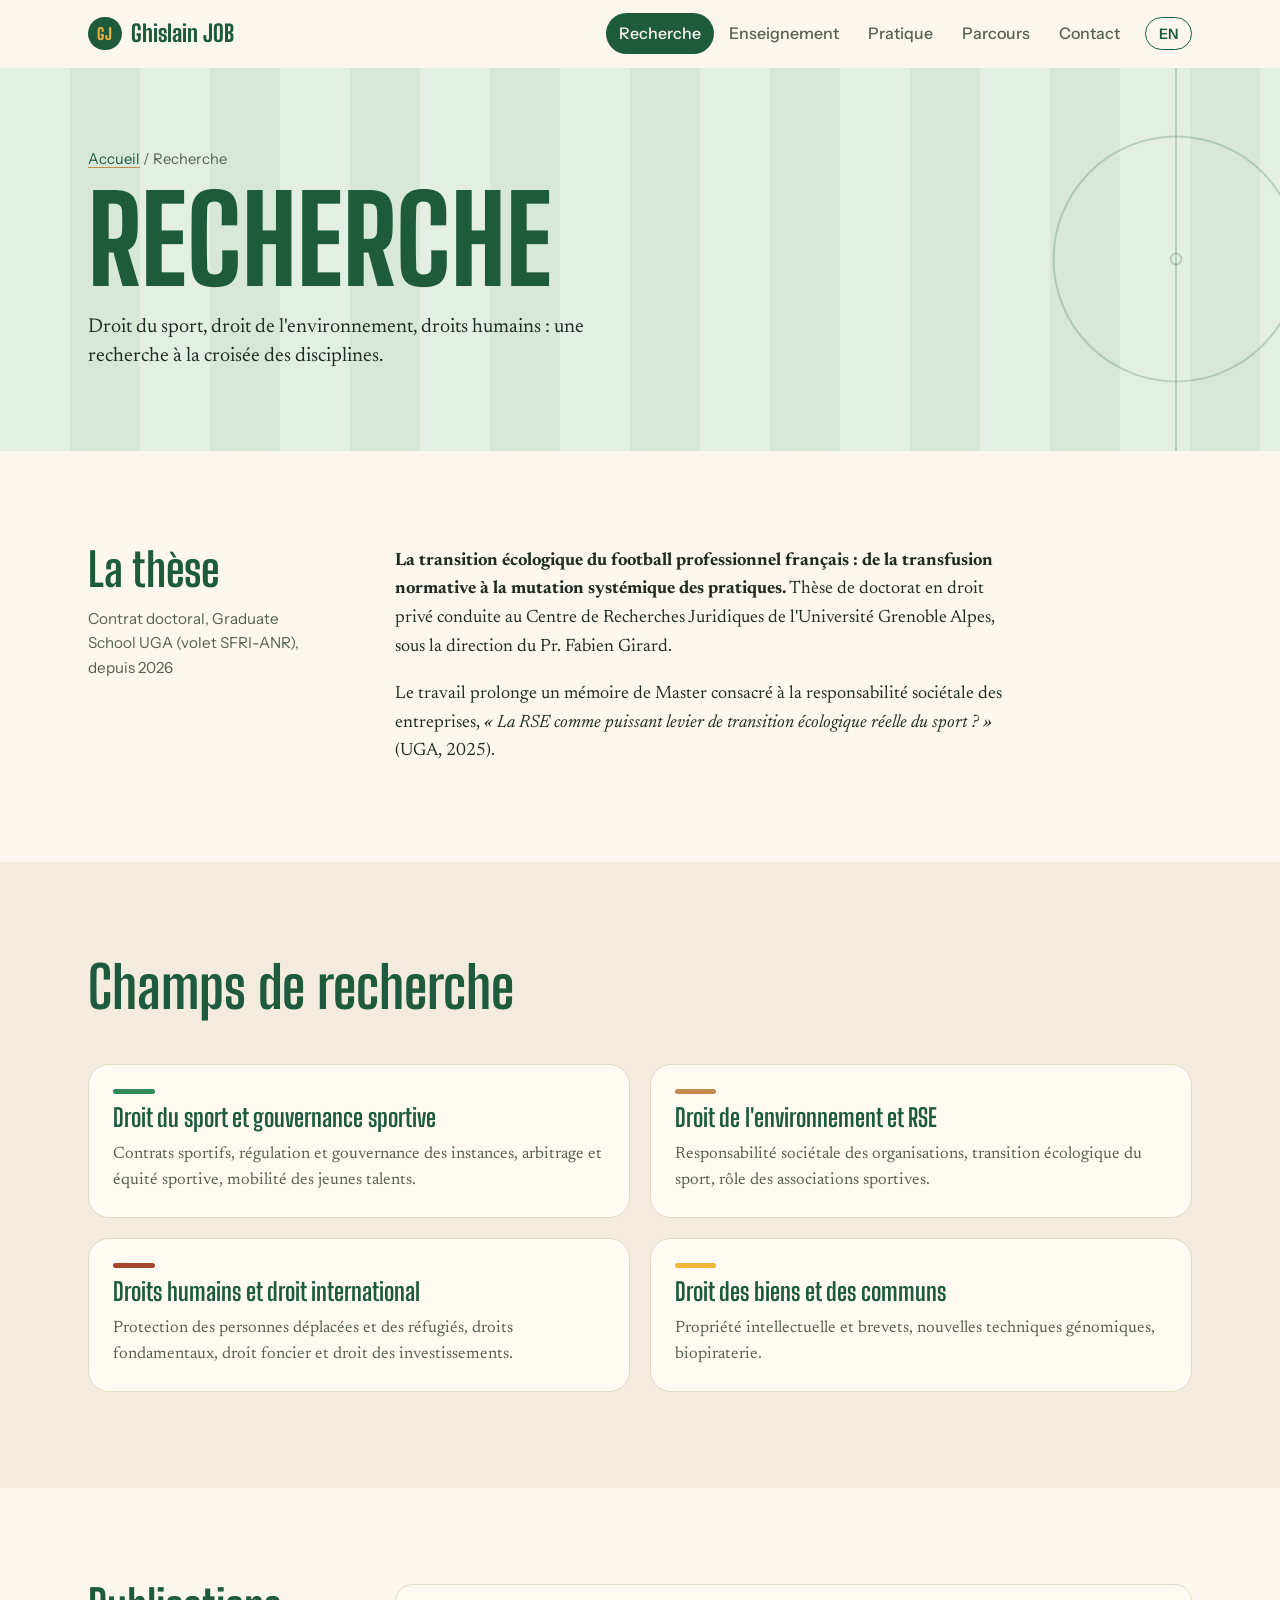
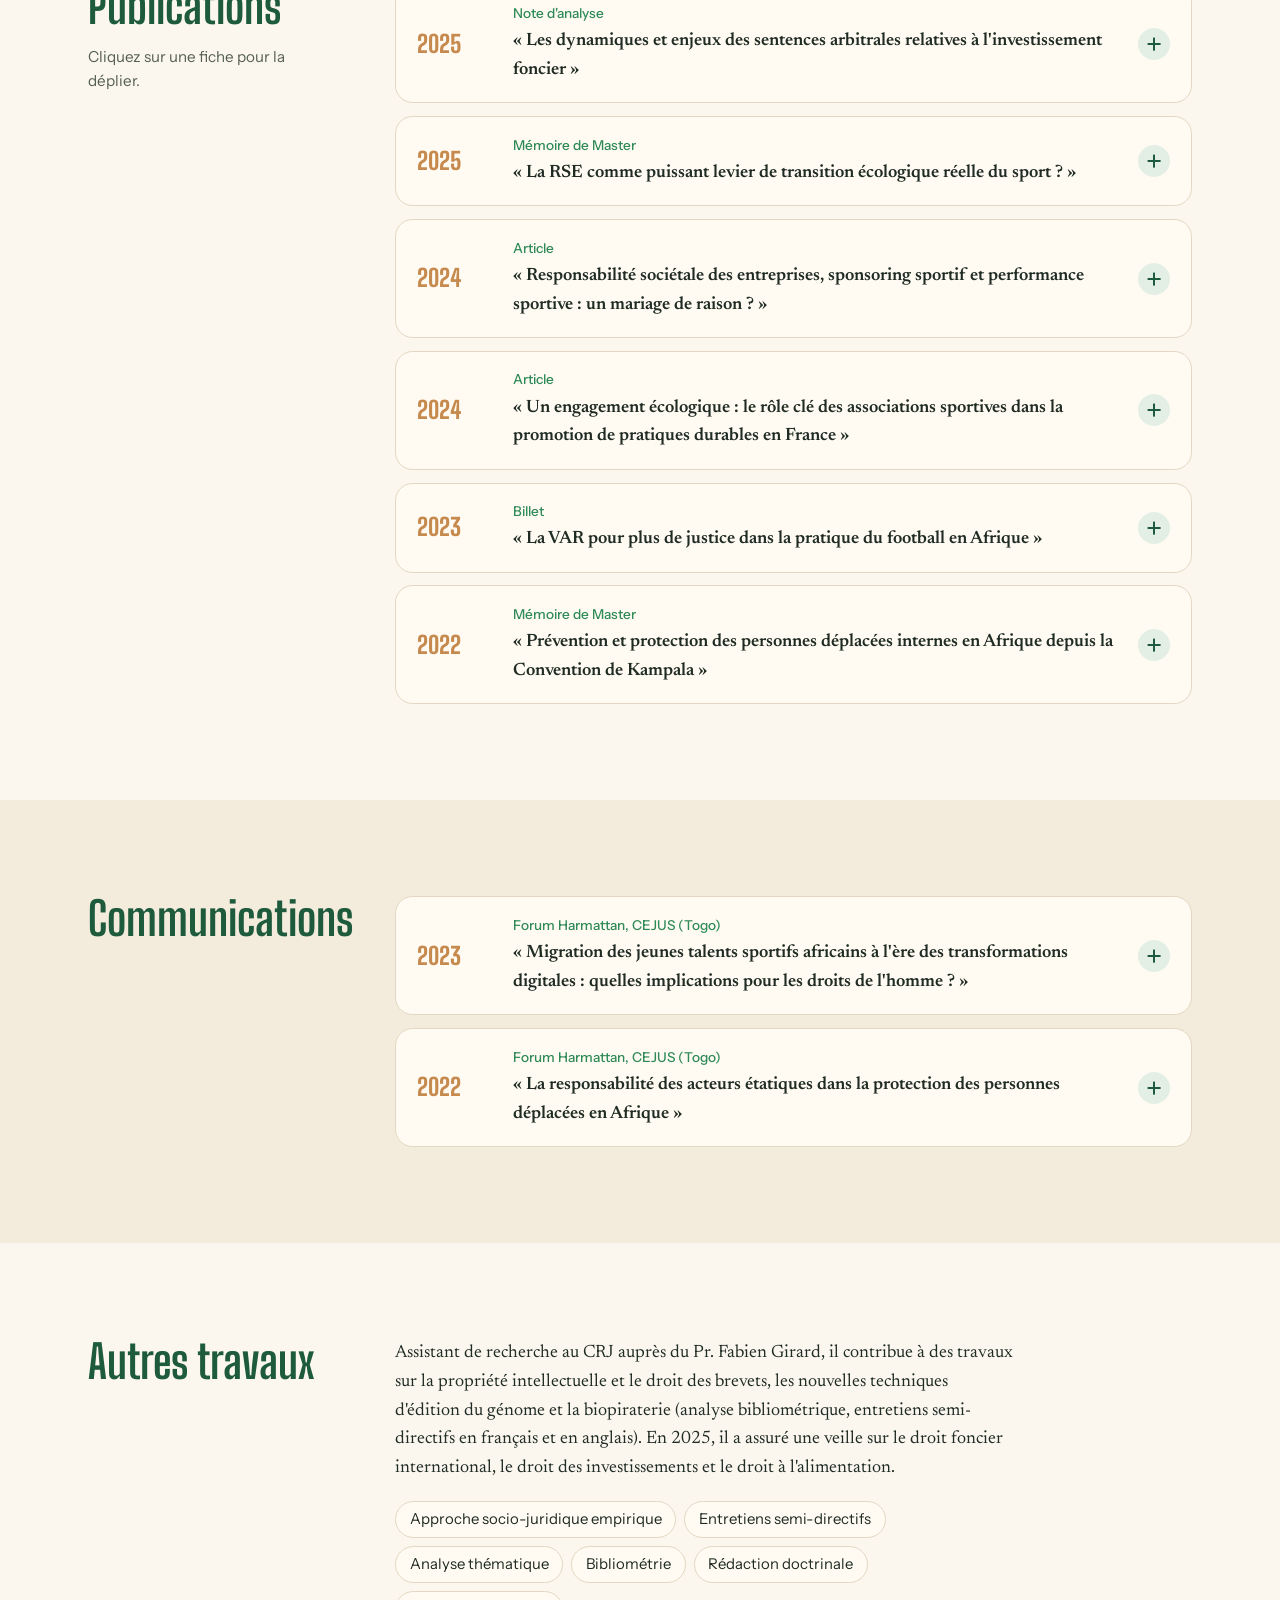
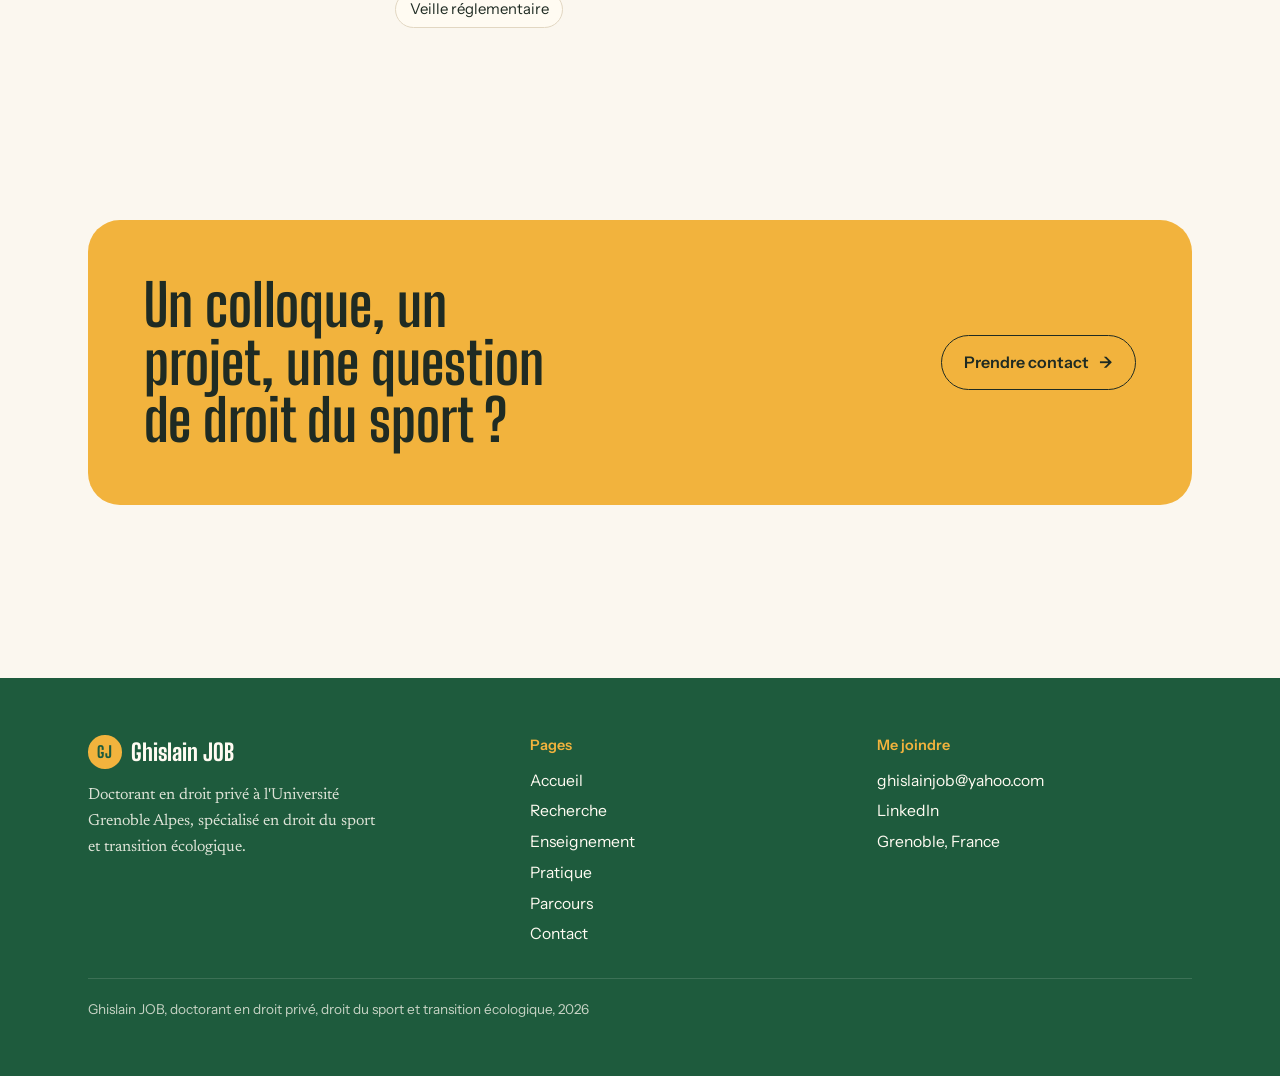
<file: recherche.html>
<!doctype html>
<html lang="fr" data-lang="fr">
<head>
<meta charset="utf-8">
<meta name="viewport" content="width=device-width, initial-scale=1, viewport-fit=cover">
<title>Recherche | Ghislain JOB</title>
<meta name="description" content="Ghislain JOB, doctorant en droit privé à l'Université Grenoble Alpes et juriste en droit du sport.">
<script>try{var l=localStorage.getItem("gj-lang");document.documentElement.setAttribute("data-lang",l==="en"?"en":"fr")}catch(e){document.documentElement.setAttribute("data-lang","fr")}</script>
<link rel="preconnect" href="https://fonts.googleapis.com"><link rel="preconnect" href="https://fonts.gstatic.com" crossorigin><link rel="stylesheet" href="https://fonts.googleapis.com/css2?family=Big+Shoulders+Display:wght@600;700;800&family=Instrument+Sans:wght@400;500;600&family=Newsreader:ital,opsz,wght@0,6..72,400;0,6..72,600;1,6..72,400&display=swap">
<link rel="stylesheet" href="style.css">
</head>
<body>
<a class="lien-saut" href="#contenu"><span data-l="fr">Aller au contenu</span><span data-l="en">Skip to content</span></a>
<header class="top"><div class="wrap">
  <a class="marque" href="./"><span class="pastille">GJ</span>Ghislain JOB</a>
  <button class="burger" id="burger" aria-expanded="false" aria-controls="menu" aria-label="Menu"><span></span><span></span></button>
  <nav class="menu" id="menu"><a href="recherche.html" aria-current="page"><span data-l="fr">Recherche</span><span data-l="en">Research</span></a><a href="enseignement.html"><span data-l="fr">Enseignement</span><span data-l="en">Teaching</span></a><a href="pratique.html"><span data-l="fr">Pratique</span><span data-l="en">Practice</span></a><a href="parcours.html"><span data-l="fr">Parcours</span><span data-l="en">Background</span></a><a href="contact.html">Contact</a><button class="langue" id="langue" type="button" aria-label="Changer de langue / Switch language"><span data-l="fr">EN</span><span data-l="en">FR</span></button></nav>
</div></header>
<main id="contenu"><section class="bandeau">
  <svg class="lignes" viewBox="0 0 400 300" aria-hidden="true"><circle cx="300" cy="150" r="90"/><line x1="300" y1="0" x2="300" y2="300"/><circle cx="300" cy="150" r="4"/></svg>
  <div class="wrap">
    <div class="fil sans"><a href="./"><span data-l="fr">Accueil</span><span data-l="en">Home</span></a> / <span data-l="fr">Recherche</span><span data-l="en">Research</span></div>
    <h1><span data-l="fr" data-lettres>Recherche</span><span data-l="en" data-lettres>Research</span></h1>
    <p class="intro"><span data-l="fr">Droit du sport, droit de l'environnement, droits humains : une recherche à la croisée des disciplines.</span><span data-l="en">Sports law, environmental law, human rights: research at the crossroads of disciplines.</span></p>
  </div>
</section>
<section class="section"><div class="wrap deux">
  <div class="titre-col reveal"><h2><span data-l="fr">La thèse</span><span data-l="en">The thesis</span></h2><p class="sous"><span data-l="fr">Contrat doctoral, Graduate School UGA (volet SFRI-ANR), depuis 2026</span><span data-l="en">Doctoral contract, UGA Graduate School (SFRI-ANR), since 2026</span></p></div>
  <div class="prose reveal">
    <p data-l="fr"><strong>La transition écologique du football professionnel français : de la transfusion normative à la mutation systémique des pratiques.</strong> Thèse de doctorat en droit privé conduite au Centre de Recherches Juridiques de l'Université Grenoble Alpes, sous la direction du Pr. Fabien Girard.</p>
    <p data-l="en"><strong>The ecological transition of French professional football: from normative transfusion to a systemic shift in practices.</strong> Doctoral thesis in private law at the Centre de Recherches Juridiques, Université Grenoble Alpes, supervised by Prof. Fabien Girard.</p>
    <p data-l="fr">Le travail prolonge un mémoire de Master consacré à la responsabilité sociétale des entreprises, <em>« La RSE comme puissant levier de transition écologique réelle du sport ? »</em> (UGA, 2025).</p>
    <p data-l="en">The project builds on a Master's dissertation on corporate social responsibility, <em>"CSR as a powerful lever for a genuine ecological transition in sport?"</em> (UGA, 2025).</p>
  </div>
</div></section>

<section class="section teinte"><div class="wrap">
  <div class="entete reveal"><h2><span data-l="fr">Champs de recherche</span><span data-l="en">Research areas</span></h2></div>
  <div class="champs">
    <div class="champ reveal" style="--c:var(--vif)"><span class="point"></span><h3><span data-l="fr">Droit du sport et gouvernance sportive</span><span data-l="en">Sports law and sports governance</span></h3><p><span data-l="fr">Contrats sportifs, régulation et gouvernance des instances, arbitrage et équité sportive, mobilité des jeunes talents.</span><span data-l="en">Sports contracts, regulation and governance of sports bodies, refereeing and sporting fairness, mobility of young talent.</span></p></div>
    <div class="champ reveal" style="--c:var(--chene);--d:.08s"><span class="point"></span><h3><span data-l="fr">Droit de l'environnement et RSE</span><span data-l="en">Environmental law and CSR</span></h3><p><span data-l="fr">Responsabilité sociétale des organisations, transition écologique du sport, rôle des associations sportives.</span><span data-l="en">Corporate social responsibility, the ecological transition of sport, the role of sports associations.</span></p></div>
    <div class="champ reveal" style="--c:var(--kola)"><span class="point"></span><h3><span data-l="fr">Droits humains et droit international</span><span data-l="en">Human rights and international law</span></h3><p><span data-l="fr">Protection des personnes déplacées et des réfugiés, droits fondamentaux, droit foncier et droit des investissements.</span><span data-l="en">Protection of displaced persons and refugees, fundamental rights, land law and investment law.</span></p></div>
    <div class="champ reveal" style="--c:var(--soleil);--d:.08s"><span class="point"></span><h3><span data-l="fr">Droit des biens et des communs</span><span data-l="en">Property law and the commons</span></h3><p><span data-l="fr">Propriété intellectuelle et brevets, nouvelles techniques génomiques, biopiraterie.</span><span data-l="en">Intellectual property and patents, new genomic techniques, biopiracy.</span></p></div>
  </div>
</div></section>

<section class="section"><div class="wrap deux">
  <div class="titre-col reveal"><h2>Publications</h2><p class="sous"><span data-l="fr">Cliquez sur une fiche pour la déplier.</span><span data-l="en">Click an entry to expand it.</span></p></div>
  <div class="fiches">
    <details class="fiche reveal"><summary><span class="an">2025</span><span><span class="type"><span data-l="fr">Note d'analyse</span><span data-l="en">Policy note</span></span><span class="titre">« Les dynamiques et enjeux des sentences arbitrales relatives à l'investissement foncier »</span></span><span class="plus" aria-hidden="true"></span></summary><div class="detail"><span data-l="fr">Projet de recherche du CRJ, mai 2025. Analyse de la tension entre protection des investisseurs et droits fonciers collectifs.</span><span data-l="en">CRJ research project, May 2025. An analysis of the tension between investor protection and collective land rights.</span></div></details>
    <details class="fiche reveal"><summary><span class="an">2025</span><span><span class="type"><span data-l="fr">Mémoire de Master</span><span data-l="en">Master's dissertation</span></span><span class="titre">« La RSE comme puissant levier de transition écologique réelle du sport ? »</span></span><span class="plus" aria-hidden="true"></span></summary><div class="detail"><span data-l="fr">Master Droit des Libertés, Université Grenoble Alpes.</span><span data-l="en">Master's in Civil Liberties Law, Université Grenoble Alpes.</span></div></details>
    <details class="fiche reveal"><summary><span class="an">2024</span><span><span class="type"><span data-l="fr">Article</span><span data-l="en">Article</span></span><span class="titre">« Responsabilité sociétale des entreprises, sponsoring sportif et performance sportive : un mariage de raison ? »</span></span><span class="plus" aria-hidden="true"></span></summary><div class="detail"><span data-l="fr">Publication en science ouverte, octobre 2024. Étude de l'effet des stratégies RSE sur la valeur des organisations sportives.</span><span data-l="en">Open science publication, October 2024. A study of how CSR strategies affect the value of sports organisations.</span></div></details>
    <details class="fiche reveal"><summary><span class="an">2024</span><span><span class="type"><span data-l="fr">Article</span><span data-l="en">Article</span></span><span class="titre">« Un engagement écologique : le rôle clé des associations sportives dans la promotion de pratiques durables en France »</span></span><span class="plus" aria-hidden="true"></span></summary><div class="detail"><span data-l="fr">Publication en science ouverte, juillet 2024.</span><span data-l="en">Open science publication, July 2024.</span></div></details>
    <details class="fiche reveal"><summary><span class="an">2023</span><span><span class="type"><span data-l="fr">Billet</span><span data-l="en">Blog post</span></span><span class="titre">« La VAR pour plus de justice dans la pratique du football en Afrique »</span></span><span class="plus" aria-hidden="true"></span></summary><div class="detail"><span data-l="fr">Blog du cabinet Études Vihodé, janvier 2023. Réflexion sur l'équité sportive et l'arbitrage assisté par la vidéo.</span><span data-l="en">Études Vihodé firm blog, January 2023. On sporting fairness and video-assisted refereeing.</span></div></details>
    <details class="fiche reveal"><summary><span class="an">2022</span><span><span class="type"><span data-l="fr">Mémoire de Master</span><span data-l="en">Master's dissertation</span></span><span class="titre">« Prévention et protection des personnes déplacées internes en Afrique depuis la Convention de Kampala »</span></span><span class="plus" aria-hidden="true"></span></summary><div class="detail"><span data-l="fr">Master Droits de la Personne Humaine et Démocratie, Chaire UNESCO, Bénin.</span><span data-l="en">Master's in Human Rights and Democracy, UNESCO Chair, Benin.</span></div></details>
  </div>
</div></section>

<section class="section teinte"><div class="wrap deux">
  <div class="titre-col reveal"><h2>Communications</h2></div>
  <div class="fiches">
    <details class="fiche reveal"><summary><span class="an">2023</span><span><span class="type"><span data-l="fr">Forum Harmattan, CEJUS (Togo)</span><span data-l="en">Harmattan Forum, CEJUS (Togo)</span></span><span class="titre">« Migration des jeunes talents sportifs africains à l'ère des transformations digitales : quelles implications pour les droits de l'homme ? »</span></span><span class="plus" aria-hidden="true"></span></summary><div class="detail"><span data-l="fr">5e édition, novembre 2023.</span><span data-l="en">5th edition, November 2023.</span></div></details>
    <details class="fiche reveal"><summary><span class="an">2022</span><span><span class="type"><span data-l="fr">Forum Harmattan, CEJUS (Togo)</span><span data-l="en">Harmattan Forum, CEJUS (Togo)</span></span><span class="titre">« La responsabilité des acteurs étatiques dans la protection des personnes déplacées en Afrique »</span></span><span class="plus" aria-hidden="true"></span></summary><div class="detail"><span data-l="fr">4e édition, novembre 2022.</span><span data-l="en">4th edition, November 2022.</span></div></details>
  </div>
</div></section>

<section class="section"><div class="wrap deux">
  <div class="titre-col reveal"><h2><span data-l="fr">Autres travaux</span><span data-l="en">Other projects</span></h2></div>
  <div class="prose reveal">
    <p data-l="fr">Assistant de recherche au CRJ auprès du Pr. Fabien Girard, il contribue à des travaux sur la propriété intellectuelle et le droit des brevets, les nouvelles techniques d'édition du génome et la biopiraterie (analyse bibliométrique, entretiens semi-directifs en français et en anglais). En 2025, il a assuré une veille sur le droit foncier international, le droit des investissements et le droit à l'alimentation.</p>
    <p data-l="en">As a research assistant at the CRJ with Prof. Fabien Girard, he contributes to work on intellectual property and patent law, new genomic techniques and biopiracy (bibliometric analysis, semi-structured interviews in French and English). In 2025 he monitored developments in international land law, investment law and the right to food.</p>
    <div class="mots"><span><span data-l="fr">Approche socio-juridique empirique</span><span data-l="en">Empirical socio-legal research</span></span><span><span data-l="fr">Entretiens semi-directifs</span><span data-l="en">Semi-structured interviews</span></span><span><span data-l="fr">Analyse thématique</span><span data-l="en">Thematic analysis</span></span><span><span data-l="fr">Bibliométrie</span><span data-l="en">Bibliometrics</span></span><span><span data-l="fr">Rédaction doctrinale</span><span data-l="en">Legal scholarship</span></span><span><span data-l="fr">Veille réglementaire</span><span data-l="en">Regulatory monitoring</span></span></div>
  </div>
</div></section>
<section class="section"><div class="wrap"><div class="appel reveal">
  <h2><span data-l="fr">Un colloque, un projet, une question de droit du sport ?</span><span data-l="en">A conference, a project, a sports law question?</span></h2>
  <a class="btn" href="contact.html"><span data-l="fr">Prendre contact</span><span data-l="en">Get in touch</span> <span class="fleche">→</span></a>
</div></div></section></main>
<footer><div class="wrap">
  <div><a class="marque" href="./"><span class="pastille">GJ</span>Ghislain JOB</a>
  <p><span data-l="fr">Doctorant en droit privé à l'Université Grenoble Alpes, spécialisé en droit du sport et transition écologique.</span><span data-l="en">PhD candidate in private law at Université Grenoble Alpes, specialising in sports law and the ecological transition.</span></p></div>
  <div><h4><span data-l="fr">Pages</span><span data-l="en">Pages</span></h4><ul><li><a href="./"><span data-l="fr">Accueil</span><span data-l="en">Home</span></a></li><li><a href="recherche.html"><span data-l="fr">Recherche</span><span data-l="en">Research</span></a></li><li><a href="enseignement.html"><span data-l="fr">Enseignement</span><span data-l="en">Teaching</span></a></li><li><a href="pratique.html"><span data-l="fr">Pratique</span><span data-l="en">Practice</span></a></li><li><a href="parcours.html"><span data-l="fr">Parcours</span><span data-l="en">Background</span></a></li><li><a href="contact.html">Contact</a></li></ul></div>
  <div><h4><span data-l="fr">Me joindre</span><span data-l="en">Reach me</span></h4><ul><li><a href="contact.html">ghislainjob@yahoo.com</a></li><li><a href="https://www.linkedin.com/in/ghisjob" target="_blank" rel="noopener">LinkedIn</a></li><li>Grenoble, France</li></ul></div>
  <div class="bas">Ghislain JOB, <span data-l="fr">doctorant en droit privé, droit du sport et transition écologique</span><span data-l="en">PhD candidate in private law, sports law and ecological transition</span>, 2026</div>
</div></footer>
<div class="toast" id="toast" role="status"><span data-l="fr">Adresse copiée</span><span data-l="en">Address copied</span></div>
<script src="app.js"></script>
</body>
</html>
</file>
<file: style.css>
/* Thème clair unique : papier chaud, pelouse vive, soleil d'Abomey, chêne. Le vert porte l'identité, jamais le noir. */
:root{
  --fond:#FBF7EF;
  --fond-2:#F3EBDC;
  --menthe:#E3EFE4;
  --menthe-2:#D5E7D8;
  --texte:#1F2B23;
  --texte-2:#56604F;
  --pelouse:#1E5B3D;
  --pelouse-2:#26704B;
  --vif:#2F8A57;
  --soleil:#F2B33D;
  --chene:#C68A4E;
  --kola:#A8452D;
  --craie:#FFFBF2;
  --filet:#E2D7C2;
  --display:"Big Shoulders Display","Oswald","Arial Narrow",sans-serif;
  --serif:"Newsreader","Iowan Old Style",Georgia,serif;
  --sans:"Instrument Sans","Segoe UI",system-ui,sans-serif;
  --ease:cubic-bezier(.2,.8,.2,1);
  color-scheme:light;
}
@view-transition{navigation:auto}
::view-transition-old(root){animation:.25s ease both sortie}
::view-transition-new(root){animation:.35s var(--ease) both entree}
@keyframes sortie{to{opacity:0;transform:translateY(-8px)}}
@keyframes entree{from{opacity:0;transform:translateY(10px)}}

*{box-sizing:border-box}
[hidden]{display:none!important}
html{scroll-behavior:smooth}
body{margin:0;background:var(--fond);color:var(--texte);font-family:var(--serif);font-size:1.125rem;line-height:1.6;-webkit-font-smoothing:antialiased;overflow-x:hidden}
html[data-lang="fr"] [data-l="en"],html[data-lang="en"] [data-l="fr"]{display:none!important}
img{max-width:100%;height:auto}
a{color:inherit;text-decoration-color:var(--chene);text-underline-offset:.2em;text-decoration-thickness:1px}
:focus-visible{outline:3px solid var(--soleil);outline-offset:3px;border-radius:4px}
.wrap{max-width:74rem;margin-inline:auto;padding-inline:clamp(16px,4vw,40px)}
h1,h2,h3{font-family:var(--display);font-weight:700;line-height:1;text-wrap:balance;margin:0;color:var(--pelouse)}
h2{font-size:clamp(2.3rem,5vw,3.6rem)}
h3{font-size:1.55rem;line-height:1.1}
p{margin:0}
.prose{max-width:62ch;display:grid;gap:1em}
.sans{font-family:var(--sans)}
.lien-saut{position:absolute;left:-999px;top:0}
.lien-saut:focus{left:16px;top:16px;z-index:99;background:var(--soleil);padding:.5rem 1rem;border-radius:8px}

/* ---------- En-tête ---------- */
.top{position:sticky;top:env(safe-area-inset-top,0px);z-index:30;background:rgba(251,247,239,.86);backdrop-filter:blur(10px);-webkit-backdrop-filter:blur(10px);border-bottom:1px solid transparent;transition:border-color .3s,box-shadow .3s}
.top.defile{border-bottom-color:var(--filet);box-shadow:0 6px 24px -18px rgba(30,91,61,.5)}
.top .wrap{display:flex;align-items:center;gap:1.2rem;min-height:4.2rem}
.marque{display:flex;align-items:center;gap:.6rem;font-family:var(--display);font-weight:800;font-size:1.45rem;text-decoration:none;color:var(--pelouse);white-space:nowrap}
.marque .pastille{width:2.1rem;height:2.1rem;border-radius:50%;display:grid;place-items:center;background:var(--pelouse);color:var(--soleil);font-size:1rem;letter-spacing:.02em;transition:transform .5s var(--ease)}
.marque:hover .pastille{transform:rotate(-360deg)}
nav.menu{display:flex;align-items:center;gap:.2rem;margin-left:auto}
nav.menu a{position:relative;font-family:var(--sans);font-weight:500;font-size:1rem;text-decoration:none;color:var(--texte-2);padding:.5rem .8rem;border-radius:999px;transition:color .2s,background .2s}
nav.menu a:hover{color:var(--pelouse);background:var(--menthe)}
nav.menu a[aria-current="page"]{color:var(--craie);background:var(--pelouse)}
.langue{margin-left:.6rem;font-family:var(--sans);font-weight:600;font-size:.9rem;border:1.5px solid var(--pelouse);background:transparent;color:var(--pelouse);border-radius:999px;padding:.4rem .8rem;cursor:pointer;transition:background .2s,color .2s}
.langue:hover{background:var(--pelouse);color:var(--craie)}
.burger{display:none;margin-left:auto;width:2.8rem;height:2.8rem;border-radius:50%;border:0;background:var(--pelouse);cursor:pointer;position:relative}
.burger span{position:absolute;left:50%;width:1.1rem;height:2px;background:var(--craie);transform:translateX(-50%);transition:transform .3s var(--ease),top .3s var(--ease)}
.burger span:nth-child(1){top:1.15rem}.burger span:nth-child(2){top:1.6rem}
.burger[aria-expanded="true"] span:nth-child(1){top:1.38rem;transform:translateX(-50%) rotate(45deg)}
.burger[aria-expanded="true"] span:nth-child(2){top:1.38rem;transform:translateX(-50%) rotate(-45deg)}
@media (max-width:900px){
  .burger{display:block}
  nav.menu{position:fixed;inset:4.2rem 0 auto 0;flex-direction:column;align-items:stretch;gap:.3rem;background:var(--fond);padding:1rem clamp(16px,4vw,40px) 1.6rem;border-bottom:1px solid var(--filet);transform:translateY(-120%);transition:transform .45s var(--ease);margin:0}
  nav.menu.ouvert{transform:none}
  nav.menu a{font-family:var(--display);font-size:1.9rem;font-weight:700;padding:.4rem .2rem;border-radius:0;background:none!important;color:var(--pelouse)}
  nav.menu a[aria-current="page"]{color:var(--vif)}
  .langue{margin:.6rem 0 0;align-self:flex-start}
}

/* ---------- Boutons ---------- */
.btn{position:relative;display:inline-flex;align-items:center;gap:.6rem;font-family:var(--sans);font-weight:600;font-size:1rem;text-decoration:none;padding:.85rem 1.4rem;border-radius:999px;border:1.5px solid var(--pelouse);color:var(--pelouse);background:transparent;cursor:pointer;overflow:hidden;isolation:isolate;transition:color .3s}
.btn::before{content:"";position:absolute;inset:0;background:var(--pelouse);transform:scaleX(0);transform-origin:left;transition:transform .4s var(--ease);z-index:-1}
.btn:hover{color:var(--craie)}
.btn:hover::before{transform:scaleX(1)}
.btn.plein{background:var(--soleil);border-color:var(--soleil);color:var(--texte)}
.btn.plein::before{background:var(--pelouse)}
.btn .fleche{transition:transform .3s var(--ease)}
.btn:hover .fleche{transform:translateX(4px)}

/* ---------- Accueil : hero ---------- */
.hero{padding-block:clamp(2rem,5vw,4rem) clamp(3rem,6vw,5rem)}
.hero .wrap{display:grid;grid-template-columns:minmax(0,1.1fr) minmax(0,.9fr);gap:clamp(2rem,5vw,4.5rem);align-items:center}
.salut{display:inline-flex;align-items:center;gap:.6rem;font-family:var(--sans);font-size:.95rem;font-weight:500;color:var(--pelouse);background:var(--menthe);border-radius:999px;padding:.4rem .9rem .4rem .5rem;margin-bottom:1.4rem}
.salut i{width:.7rem;height:.7rem;border-radius:50%;background:var(--vif);box-shadow:0 0 0 0 rgba(47,138,87,.6);animation:pouls 2s infinite}
@keyframes pouls{70%{box-shadow:0 0 0 10px rgba(47,138,87,0)}100%{box-shadow:0 0 0 0 rgba(47,138,87,0)}}
.hero h1{font-size:clamp(3.6rem,10vw,8.2rem);font-weight:800;line-height:.86;text-transform:uppercase;color:var(--pelouse)}
.hero h1 .prenom{display:block;font-size:.4em;font-weight:600;letter-spacing:.03em;color:var(--chene);margin-bottom:.2em}
.hero h1 .lettre{display:inline-block;animation:monte .8s var(--ease) both;animation-delay:calc(var(--i) * 70ms + .1s)}
@keyframes monte{from{transform:translateY(60%);opacity:0}}
.roles{margin-top:1.4rem;font-family:var(--display);font-weight:600;font-size:clamp(1.5rem,3vw,2.1rem);line-height:1.15;color:var(--texte);min-height:2.5em}
.roles .tourne{display:inline-block;color:var(--vif);border-bottom:3px solid var(--soleil);transition:opacity .35s,transform .35s var(--ease)}
.roles .tourne.change{opacity:0;transform:translateY(.4em)}
.hero .accroche{margin-top:1rem;max-width:44ch;color:var(--texte-2);font-size:1.15rem}
.hero .actions{display:flex;flex-wrap:wrap;gap:.8rem;margin-top:2rem}

.scene{position:relative;justify-self:center;width:100%;max-width:28rem}
.terrain-photo{position:relative;border-radius:2.2rem;overflow:hidden;aspect-ratio:4/5;background:repeating-linear-gradient(90deg,var(--pelouse) 0 44px,var(--pelouse-2) 44px 88px);box-shadow:0 30px 60px -30px rgba(30,91,61,.55)}
.terrain-photo svg{position:absolute;inset:0;width:100%;height:100%}
.terrain-photo svg *{fill:none;stroke:var(--craie);stroke-opacity:.45;stroke-width:2;vector-effect:non-scaling-stroke}
.terrain-photo .trace{stroke-dasharray:1000;animation:trace 2s var(--ease) .3s both}
@keyframes trace{from{stroke-dashoffset:1000}}
.terrain-photo img{position:absolute;left:50%;bottom:0;width:82%;transform:translateX(-50%);border-radius:50% 50% 0 0/38% 38% 0 0;border:5px solid var(--craie);border-bottom:0;aspect-ratio:900/1009;object-fit:cover;object-position:50% 15%;background:var(--craie)}
.badge{position:absolute;display:flex;align-items:center;gap:.5rem;font-family:var(--sans);font-weight:600;font-size:.92rem;background:var(--craie);color:var(--pelouse);padding:.55rem .9rem;border-radius:999px;box-shadow:0 12px 28px -14px rgba(31,43,35,.45);animation:flotte 6s ease-in-out infinite;white-space:nowrap}
.badge b{width:.65rem;height:.65rem;border-radius:50%;background:var(--c)}
.badge.b1{top:8%;left:-6%;--c:var(--soleil)}
.badge.b2{top:42%;right:-8%;--c:var(--kola);animation-delay:-2s}
.badge.b3{bottom:9%;left:-8%;--c:var(--vif);animation-delay:-4s}
@keyframes flotte{50%{transform:translateY(-10px)}}
@media (max-width:820px){
  .hero .wrap{grid-template-columns:1fr}
  .scene{max-width:22rem}
  .badge.b1{left:0}.badge.b2{right:0}.badge.b3{left:0}
}

/* ---------- Bandeau défilant ---------- */
.defilant{background:var(--pelouse);color:var(--craie);overflow:hidden;padding-block:1rem;border-block:4px solid var(--soleil)}
.defilant .piste{display:flex;width:max-content;animation:defile 38s linear infinite}
.defilant:hover .piste{animation-play-state:paused}
.defilant ul{display:flex;align-items:center;gap:2.2rem;list-style:none;margin:0;padding:0 1.1rem;font-family:var(--display);font-weight:700;font-size:clamp(1.4rem,3vw,2rem);text-transform:uppercase;letter-spacing:.02em;white-space:nowrap}
.defilant li{display:flex;align-items:center;gap:2.2rem}
.defilant li::after{content:"";width:.7rem;height:.7rem;border-radius:50%;border:2px solid var(--soleil)}
@keyframes defile{to{transform:translateX(-50%)}}

/* ---------- Sections ---------- */
.section{padding-block:clamp(3.5rem,8vw,6rem)}
.section.teinte{background:var(--fond-2)}
.section.menthe{background:var(--menthe)}
.entete{display:flex;flex-wrap:wrap;justify-content:space-between;align-items:end;gap:1rem 2rem;margin-bottom:clamp(2rem,4vw,3rem)}
.entete p{max-width:44ch;color:var(--texte-2)}

/* Compteurs */
.chiffres{display:grid;grid-template-columns:repeat(4,minmax(0,1fr));gap:clamp(1rem,3vw,2rem)}
.chiffre{border-left:3px solid var(--soleil);padding-left:1rem}
.chiffre strong{display:block;font-family:var(--display);font-weight:800;font-size:clamp(2.8rem,6vw,4.2rem);line-height:1;color:var(--pelouse);font-variant-numeric:tabular-nums}
.chiffre span{font-family:var(--sans);font-size:.98rem;color:var(--texte-2)}
@media (max-width:760px){.chiffres{grid-template-columns:repeat(2,minmax(0,1fr))}}

/* Cartes univers */
.univers{display:grid;grid-template-columns:repeat(3,minmax(0,1fr));gap:clamp(1rem,2.5vw,1.6rem)}
@media (max-width:900px){.univers{grid-template-columns:1fr}}
.carte{position:relative;display:grid;grid-template-rows:auto auto 1fr auto;gap:.9rem;padding:1.8rem;border-radius:1.6rem;background:var(--craie);border:1px solid var(--filet);text-decoration:none;overflow:hidden;isolation:isolate;transition:transform .4s var(--ease),box-shadow .4s var(--ease),border-color .4s}
.carte::after{content:"";position:absolute;inset:auto -30% -60% auto;width:70%;aspect-ratio:1;border-radius:50%;background:var(--c);opacity:.14;z-index:-1;transition:transform .6s var(--ease)}
.carte:hover{transform:translateY(-6px);box-shadow:0 26px 40px -28px rgba(30,91,61,.55);border-color:var(--c)}
.carte:hover::after{transform:scale(1.6)}
.carte .icone{width:3.2rem;height:3.2rem;border-radius:1rem;display:grid;place-items:center;background:var(--c);color:var(--craie)}
.carte .icone svg{width:1.6rem;height:1.6rem;fill:none;stroke:currentColor;stroke-width:1.8;stroke-linecap:round;stroke-linejoin:round}
.carte p{color:var(--texte-2);font-size:1.05rem}
.carte .suite{font-family:var(--sans);font-weight:600;font-size:.95rem;color:var(--pelouse);display:flex;align-items:center;gap:.4rem}
.carte .suite i{font-style:normal;transition:transform .3s var(--ease)}
.carte:hover .suite i{transform:translateX(5px)}

/* Orientation : vous êtes... */
.orient{display:grid;grid-template-columns:minmax(0,.9fr) minmax(0,1.1fr);gap:clamp(1.5rem,4vw,3.5rem);align-items:start}
@media (max-width:860px){.orient{grid-template-columns:1fr}}
.choix{display:flex;flex-wrap:wrap;gap:.6rem;margin-top:1.4rem}
.choix button{font-family:var(--sans);font-weight:500;font-size:1rem;padding:.7rem 1.1rem;border-radius:999px;border:1.5px solid var(--pelouse);background:var(--craie);color:var(--pelouse);cursor:pointer;transition:background .25s,color .25s,transform .2s}
.choix button:hover{transform:translateY(-2px)}
.choix button[aria-pressed="true"]{background:var(--pelouse);color:var(--craie)}
.reponse{background:var(--pelouse);color:var(--craie);border-radius:1.6rem;padding:clamp(1.6rem,4vw,2.4rem);min-height:15rem;display:grid;align-content:start;gap:1rem;position:relative;overflow:hidden}
.reponse::before{content:"";position:absolute;right:-4rem;top:-4rem;width:12rem;height:12rem;border-radius:50%;border:2px solid rgba(255,251,242,.2)}
.reponse h3{color:var(--soleil);font-size:2rem}
.reponse p{max-width:46ch}
.reponse .btn{justify-self:start;border-color:var(--craie);color:var(--craie)}
.reponse .btn::before{background:var(--craie)}
.reponse .btn:hover{color:var(--pelouse)}
.reponse .contenu{display:grid;gap:1rem;animation:apparait .45s var(--ease)}
@keyframes apparait{from{opacity:0;transform:translateY(12px)}}

/* Thèse */
.these{position:relative;border-radius:2rem;padding:clamp(2rem,5vw,3.5rem);background:repeating-linear-gradient(90deg,var(--menthe) 0 60px,var(--menthe-2) 60px 120px);overflow:hidden}
.these blockquote{margin:0;font-family:var(--serif);font-style:italic;font-size:clamp(1.5rem,3.4vw,2.4rem);line-height:1.25;color:var(--pelouse);max-width:30ch;text-wrap:balance}
.these .meta{margin-top:1.6rem;display:flex;flex-wrap:wrap;gap:.6rem}
.these .meta span{font-family:var(--sans);font-size:.92rem;background:var(--craie);border-radius:999px;padding:.35rem .85rem;color:var(--texte-2)}
.these .meta strong{color:var(--pelouse);font-weight:600}

/* ---------- Pages intérieures : bandeau ---------- */
.bandeau{position:relative;overflow:hidden;background:var(--menthe);padding-block:clamp(3rem,7vw,5rem)}
.bandeau::before{content:"";position:absolute;inset:0;background:repeating-linear-gradient(90deg,transparent 0 70px,rgba(213,231,216,.9) 70px 140px)}
.bandeau svg.lignes{position:absolute;right:-2rem;top:50%;width:min(34rem,70vw);height:auto;transform:translateY(-50%)}
.bandeau svg.lignes *{fill:none;stroke:var(--pelouse);stroke-opacity:.22;stroke-width:2;vector-effect:non-scaling-stroke}
.bandeau .wrap{position:relative}
.fil{font-family:var(--sans);font-size:.92rem;color:var(--texte-2);margin-bottom:1rem}
.fil a{color:var(--pelouse)}
.bandeau h1{font-size:clamp(3.4rem,10vw,7.5rem);font-weight:800;text-transform:uppercase;line-height:.88}
.bandeau h1 .lettre{display:inline-block;animation:monte .7s var(--ease) both;animation-delay:calc(var(--i) * 50ms)}
.bandeau p.intro{max-width:46ch;margin-top:1.2rem;font-size:1.25rem;line-height:1.45;color:var(--texte)}

/* Deux colonnes */
.deux{display:grid;grid-template-columns:minmax(0,16rem) minmax(0,1fr);gap:clamp(1.5rem,4vw,4rem)}
.deux > *{min-width:0}
@media (max-width:780px){.deux{grid-template-columns:1fr}}
.titre-col h2{position:sticky;top:6rem;font-size:clamp(2.1rem,3.6vw,3rem)}
.titre-col .sous{font-family:var(--sans);font-size:.95rem;color:var(--texte-2);margin-top:.9rem;max-width:24ch}

/* Champs de recherche */
.champs{display:grid;grid-template-columns:repeat(2,minmax(0,1fr));gap:1.2rem}
@media (max-width:640px){.champs{grid-template-columns:1fr}}
.champ{padding:1.5rem;border-radius:1.3rem;background:var(--craie);border:1px solid var(--filet);display:grid;gap:.6rem;align-content:start;transition:transform .35s var(--ease),border-color .35s}
.champ:hover{transform:translateY(-4px);border-color:var(--c)}
.champ .point{width:2.6rem;height:.35rem;border-radius:99px;background:var(--c)}
.champ p{color:var(--texte-2);font-size:1.03rem}

/* Fiches dépliables */
.fiches{display:grid;gap:.8rem}
.fiche{border-radius:1.1rem;background:var(--craie);border:1px solid var(--filet);transition:border-color .3s,box-shadow .3s}
.fiche[open]{border-color:var(--vif);box-shadow:0 18px 30px -24px rgba(30,91,61,.5)}
.fiche summary{list-style:none;cursor:pointer;display:grid;grid-template-columns:5rem minmax(0,1fr) 2rem;gap:1rem;align-items:center;padding:1.1rem 1.3rem}
.fiche summary::-webkit-details-marker{display:none}
.fiche .an{font-family:var(--display);font-weight:800;font-size:1.5rem;color:var(--chene);font-variant-numeric:tabular-nums}
.fiche .titre{font-weight:600;line-height:1.35}
.fiche .type{display:block;font-family:var(--sans);font-size:.85rem;font-weight:500;color:var(--vif);margin-bottom:.15rem}
.fiche .plus{width:2rem;height:2rem;border-radius:50%;background:var(--menthe);position:relative;transition:transform .35s var(--ease),background .3s}
.fiche .plus::before,.fiche .plus::after{content:"";position:absolute;left:50%;top:50%;width:.8rem;height:2px;background:var(--pelouse);transform:translate(-50%,-50%)}
.fiche .plus::after{transform:translate(-50%,-50%) rotate(90deg)}
.fiche[open] .plus{transform:rotate(45deg);background:var(--soleil)}
.fiche .detail{padding:0 1.3rem 1.2rem calc(5rem + 2.3rem);color:var(--texte-2);font-size:1.03rem}
@media (max-width:560px){.fiche summary{grid-template-columns:minmax(0,1fr) 2rem}.fiche .an{grid-column:1/-1;font-size:1.2rem}.fiche .detail{padding-left:1.3rem}}

/* Listes datées */
.liste{list-style:none;margin:0;padding:0;display:grid}
.liste li{display:grid;grid-template-columns:7rem minmax(0,1fr);gap:1.2rem;padding-block:1.2rem;border-bottom:1px solid var(--filet)}
.liste li:first-child{padding-top:0}
.liste .date{font-family:var(--display);font-weight:800;font-size:1.3rem;color:var(--chene);font-variant-numeric:tabular-nums;line-height:1.3}
.liste .quoi{font-weight:600;line-height:1.35}
.liste .ou{color:var(--texte-2);font-size:1rem;margin-top:.25rem}
.etiq{display:inline-block;font-family:var(--sans);font-weight:500;font-size:.82rem;padding:.12rem .6rem;border-radius:999px;background:var(--menthe);color:var(--pelouse);margin-bottom:.4rem}
.etiq.neuf{background:var(--soleil);color:var(--texte)}
@media (max-width:520px){.liste li{grid-template-columns:1fr;gap:.2rem}}

/* Frise */
.frise{position:relative;list-style:none;margin:0;padding:0 0 0 2.2rem;display:grid;gap:2rem}
.frise::before{content:"";position:absolute;left:.55rem;top:.4rem;bottom:.4rem;width:3px;border-radius:3px;background:var(--filet)}
.frise .jauge{position:absolute;left:.55rem;top:.4rem;width:3px;border-radius:3px;background:linear-gradient(var(--soleil),var(--vif));height:var(--h,100%);transition:height .2s linear}
.frise li{position:relative}
.frise li::before{content:"";position:absolute;left:-2.2rem;top:.35rem;width:1.15rem;height:1.15rem;border-radius:50%;background:var(--fond);border:3px solid var(--vif)}
.frise .date{font-family:var(--display);font-weight:800;font-size:1.25rem;color:var(--chene)}
.frise .quoi{font-weight:600;font-size:1.15rem;line-height:1.3}
.frise .ou{color:var(--texte-2);font-size:1rem}

.puces{margin:0;padding-left:1.1rem;display:grid;gap:.5rem}
.puces li::marker{color:var(--chene)}
.mots{display:flex;flex-wrap:wrap;gap:.5rem}
.mots > span{font-family:var(--sans);font-size:.93rem;border-radius:999px;padding:.35rem .85rem;background:var(--craie);border:1px solid var(--filet);transition:background .25s,color .25s,border-color .25s}
.mots > span:hover{background:var(--pelouse);color:var(--craie);border-color:var(--pelouse)}

.photo{margin:0;position:relative}
.photo img{display:block;width:100%;border-radius:1.6rem;object-fit:cover}
.photo figcaption{font-family:var(--sans);font-size:.9rem;color:var(--texte-2);margin-top:.7rem}
.encart{border-left:4px solid var(--kola);padding:.3rem 0 .3rem 1.2rem;color:var(--texte-2);font-size:1.02rem;max-width:62ch}

.grille-photo{display:grid;grid-template-columns:minmax(0,1fr) minmax(0,1fr);gap:clamp(1.5rem,4vw,3.5rem);align-items:center}
@media (max-width:780px){.grille-photo{grid-template-columns:1fr}}

/* Contact */
.contact-grand{display:grid;grid-template-columns:minmax(0,1.1fr) minmax(0,.9fr);gap:clamp(1.5rem,4vw,3rem);align-items:start}
@media (max-width:820px){.contact-grand{grid-template-columns:1fr}}
.mail-geant{font-family:var(--display);font-weight:800;font-size:clamp(2rem,6vw,3.6rem);line-height:1;color:var(--pelouse);overflow-wrap:anywhere;display:block;margin-block:.6rem 1.2rem}
.coord{display:grid;gap:.9rem}
.coord .ligne{display:flex;justify-content:space-between;align-items:center;gap:1rem;padding:1rem 1.2rem;border-radius:1rem;background:var(--craie);border:1px solid var(--filet);text-decoration:none;transition:border-color .3s,transform .3s var(--ease)}
.coord a.ligne:hover{border-color:var(--vif);transform:translateX(4px)}
.coord .etiquette{font-family:var(--sans);font-size:.88rem;color:var(--texte-2)}
.coord .valeur{font-weight:600;overflow-wrap:anywhere}
.toast{visibility:hidden;opacity:0;position:fixed;left:50%;bottom:calc(1.5rem + env(safe-area-inset-bottom,0px));transform:translate(-50%,150%);background:var(--pelouse);color:var(--craie);font-family:var(--sans);padding:.7rem 1.2rem;border-radius:999px;transition:transform .4s var(--ease),opacity .3s,visibility .3s;z-index:50}
.toast.vu{transform:translate(-50%,0);visibility:visible;opacity:1}

/* ---------- Appel final + pied de page ---------- */
.appel{background:var(--soleil);border-radius:2rem;padding:clamp(2rem,5vw,3.5rem);display:flex;flex-wrap:wrap;justify-content:space-between;align-items:center;gap:1.5rem}
.appel h2{color:var(--texte);max-width:18ch}
.appel .btn{border-color:var(--texte);color:var(--texte)}
.appel .btn::before{background:var(--texte)}
.appel .btn:hover{color:var(--soleil)}
footer{background:var(--pelouse);color:var(--craie);margin-top:clamp(3rem,6vw,5rem)}
footer .wrap{display:grid;grid-template-columns:minmax(0,1.3fr) minmax(0,1fr) minmax(0,1fr);gap:2rem;padding-block:clamp(2.5rem,5vw,3.5rem)}
@media (max-width:760px){footer .wrap{grid-template-columns:1fr}}
footer .marque{color:var(--craie)}
footer .marque .pastille{background:var(--soleil);color:var(--pelouse)}
footer p{margin-top:.8rem;opacity:.85;font-size:1rem;max-width:32ch}
footer h4{font-family:var(--sans);font-weight:600;font-size:.9rem;color:var(--soleil);margin:0 0 .7rem}
footer ul{list-style:none;margin:0;padding:0;display:grid;gap:.35rem;font-family:var(--sans);font-size:.98rem}
footer a{color:var(--craie);text-decoration:none}
footer a:hover{text-decoration:underline;text-decoration-color:var(--soleil)}
footer .bas{grid-column:1/-1;border-top:1px solid rgba(255,251,242,.18);padding-top:1.2rem;font-family:var(--sans);font-size:.85rem;opacity:.75}

/* ---------- Apparitions au défilement ---------- */
.js .reveal.attente{opacity:0;transform:translateY(28px)}
.js .reveal{transition:opacity .8s var(--ease),transform .8s var(--ease);transition-delay:var(--d,0s)}

@media (prefers-reduced-motion:reduce){
  *,*::before,*::after{animation:none!important;transition:none!important}
  html{scroll-behavior:auto}
  .js .reveal.attente{opacity:1;transform:none}
  .defilant .piste{transform:none}
}

/* ---------- Ballons ---------- */
.balle{display:block;width:100%;height:100%}
.flotte-balle{position:absolute;z-index:2;filter:drop-shadow(0 10px 14px rgba(31,43,35,.28))}
.fb1{width:4.2rem;height:4.2rem;right:-1.6rem;bottom:-1.2rem;animation:roule 9s ease-in-out infinite}
.fb2{width:2.6rem;height:2.6rem;right:18%;top:-1.1rem;animation:rebond 1.6s cubic-bezier(.5,0,.5,1) infinite alternate}
.fb3{width:1.9rem;height:1.9rem;left:-.6rem;top:30%;animation:flotte 5s ease-in-out infinite}
@keyframes roule{0%,100%{transform:translateX(0) rotate(0)}50%{transform:translateX(-18px) rotate(-200deg)}}
@keyframes rebond{from{transform:translateY(0)}to{transform:translateY(-16px)}}
.defilant .sep{display:inline-block;width:1.6rem;height:1.6rem;animation:tourne 6s linear infinite}
.defilant li::after{display:none}
@keyframes tourne{to{transform:rotate(360deg)}}
.marque:hover .pastille{transform:rotate(-360deg)}

.sports{display:grid;grid-template-columns:repeat(3,minmax(0,1fr));gap:clamp(1rem,2.5vw,1.6rem)}
@media (max-width:760px){.sports{grid-template-columns:1fr}}
.sport{position:relative;padding:1.8rem 1.6rem 1.6rem;border-radius:1.6rem;background:var(--craie);border:1px solid var(--filet);display:grid;gap:.5rem;overflow:hidden;transition:transform .4s var(--ease),border-color .4s}
.sport::before{content:"";position:absolute;left:0;right:0;bottom:0;height:.4rem;background:var(--c)}
.sport:hover{transform:translateY(-5px);border-color:var(--c)}
.sport p{color:var(--texte-2);font-size:1.03rem}
.sport-balle{position:relative;width:4rem;height:4rem;margin-bottom:.6rem}
.sport:hover .rebond{animation:rebond .45s cubic-bezier(.5,0,.5,1) 4 alternate}
.sport-balle.golf{width:2.8rem;height:2.8rem;margin:.7rem 0 1.2rem .6rem}
.sport-balle .tee{position:absolute;left:50%;top:92%;width:.9rem;height:1rem;transform:translateX(-50%);background:var(--chene);clip-path:polygon(0 0,100% 0,62% 30%,58% 100%,42% 100%,38% 30%)}
</file>
